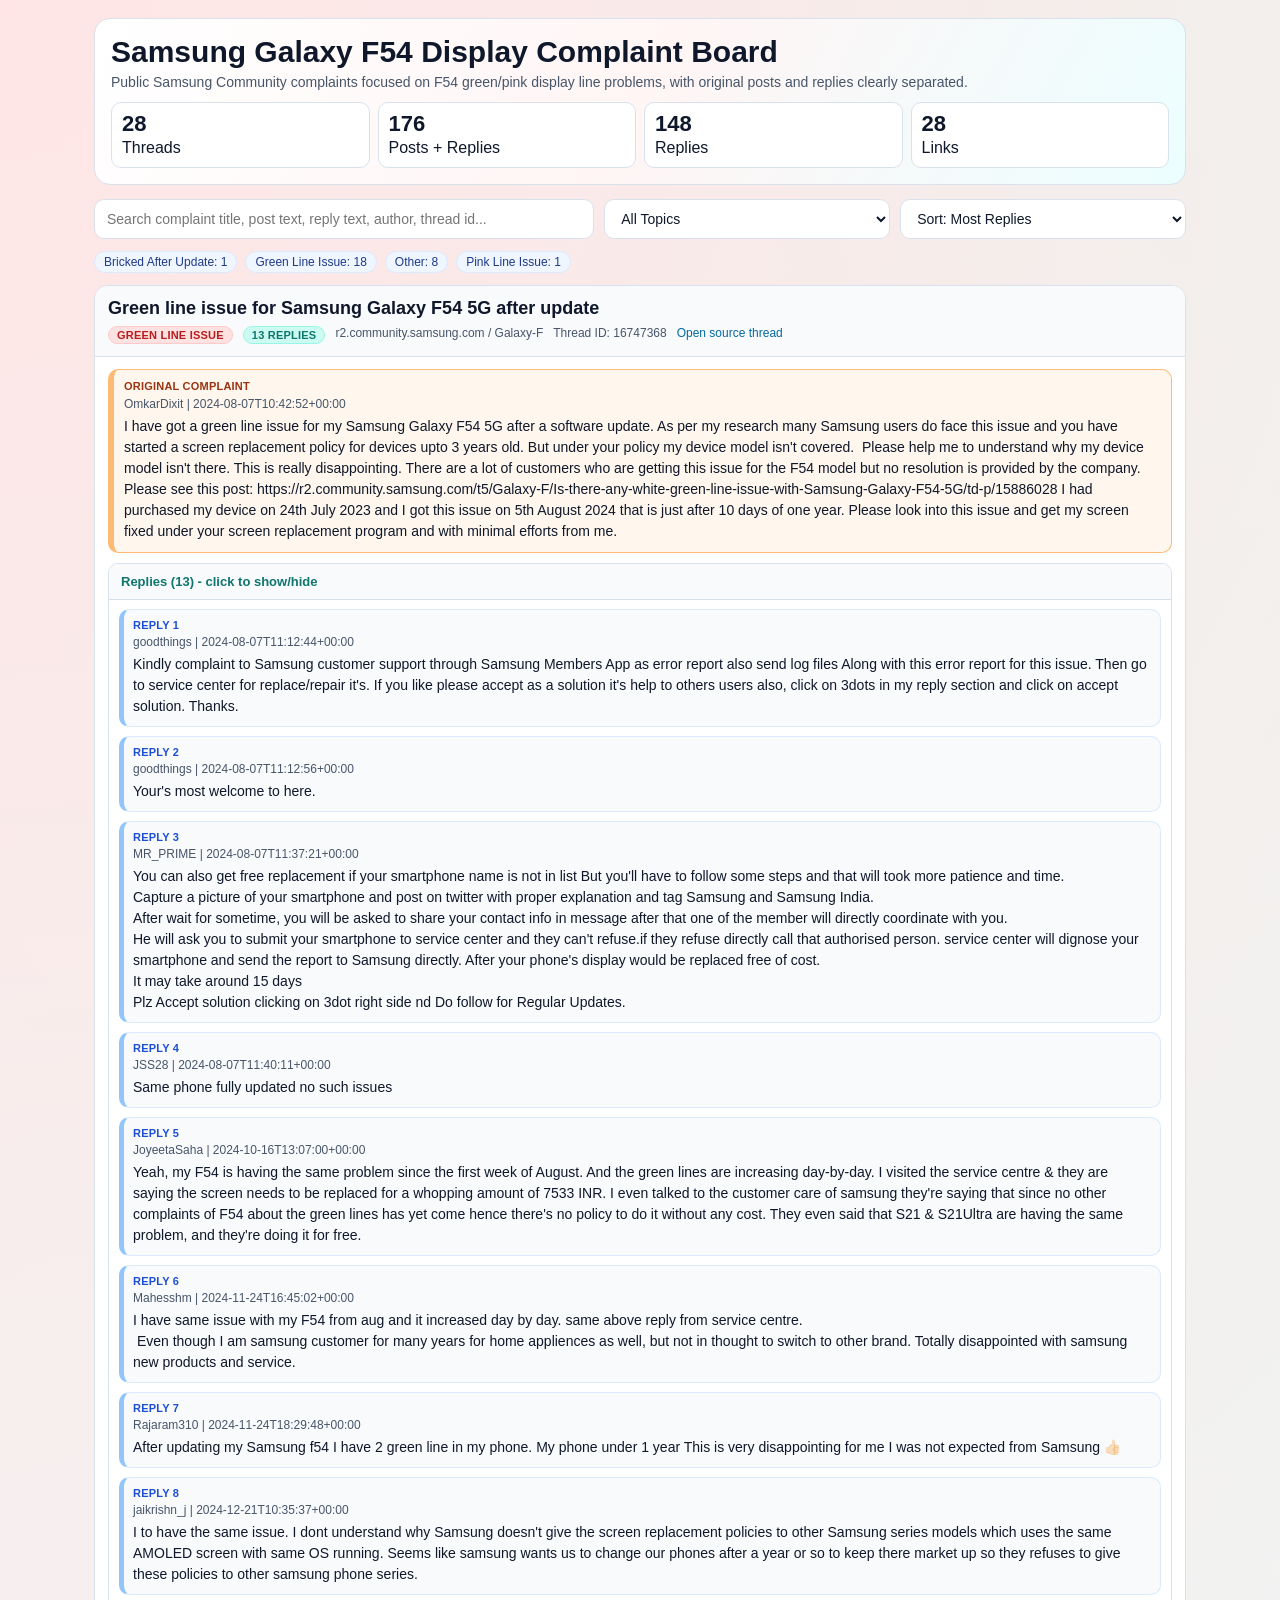
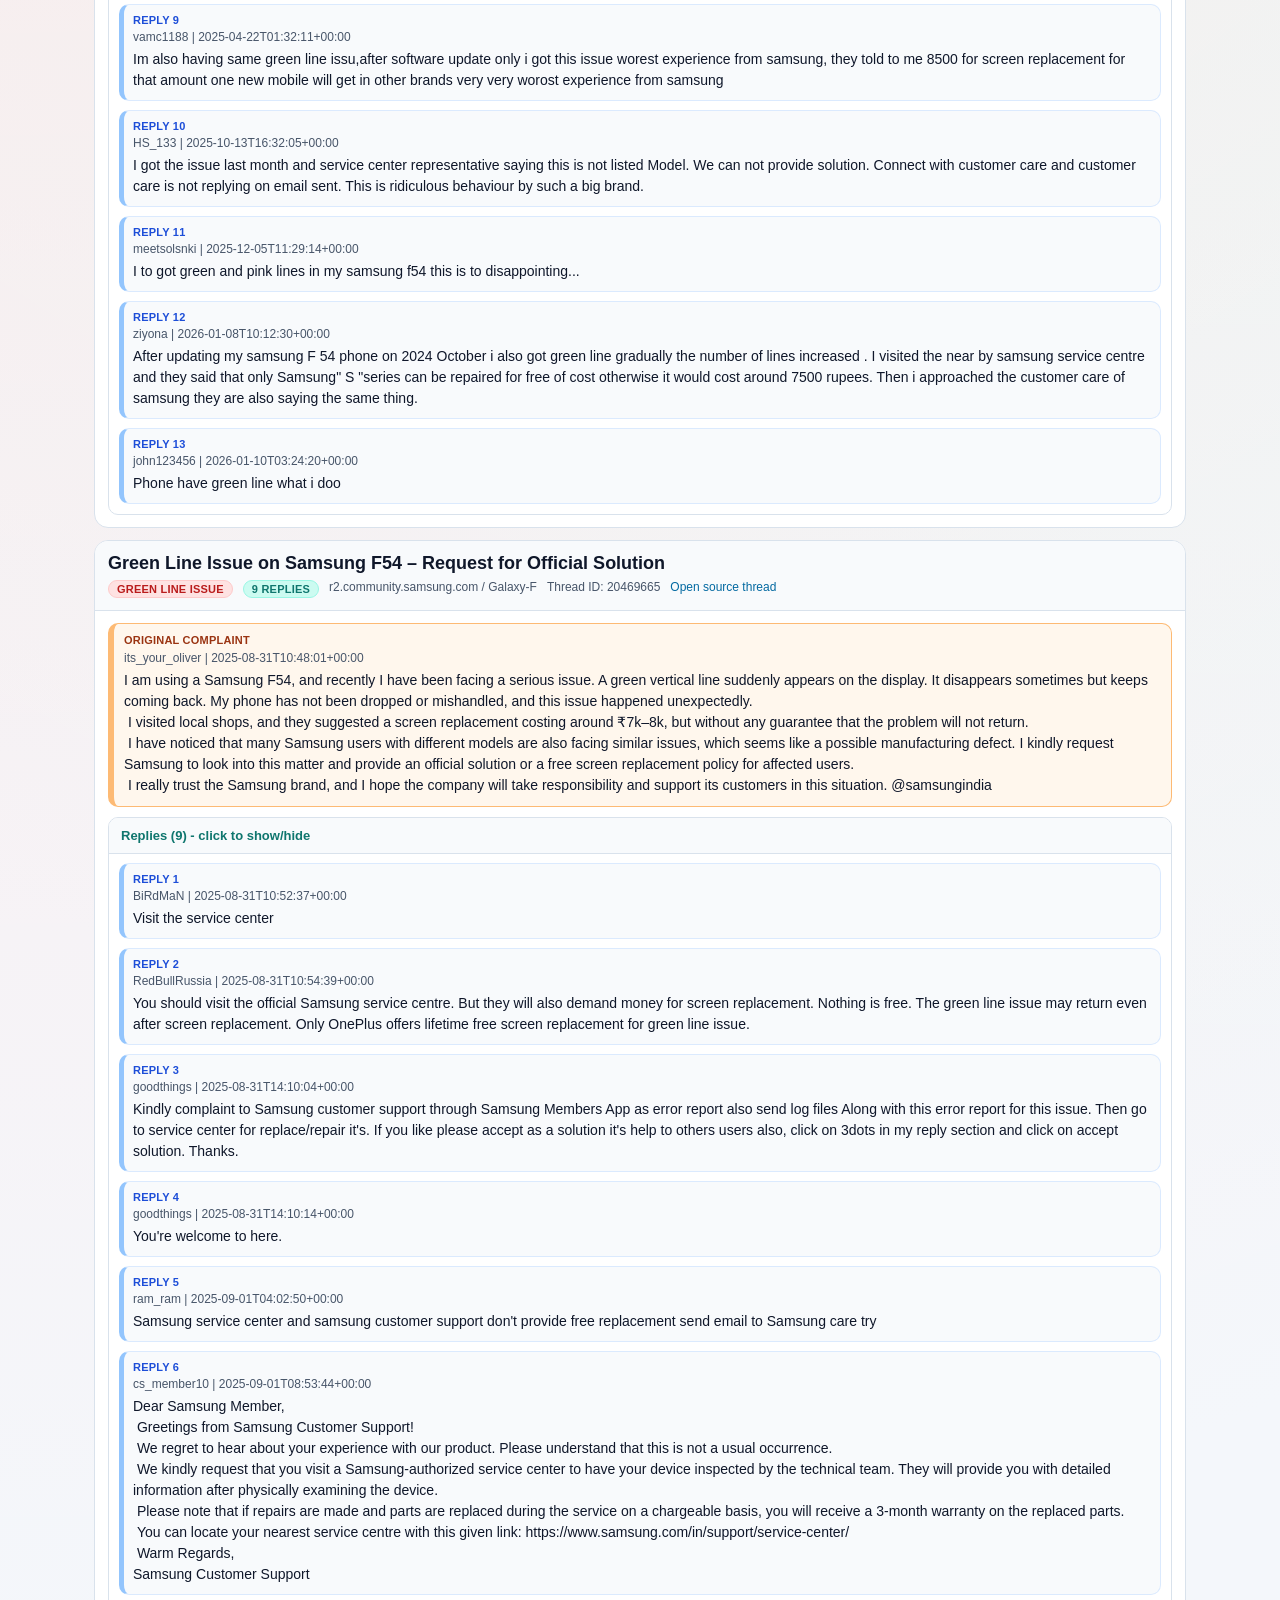
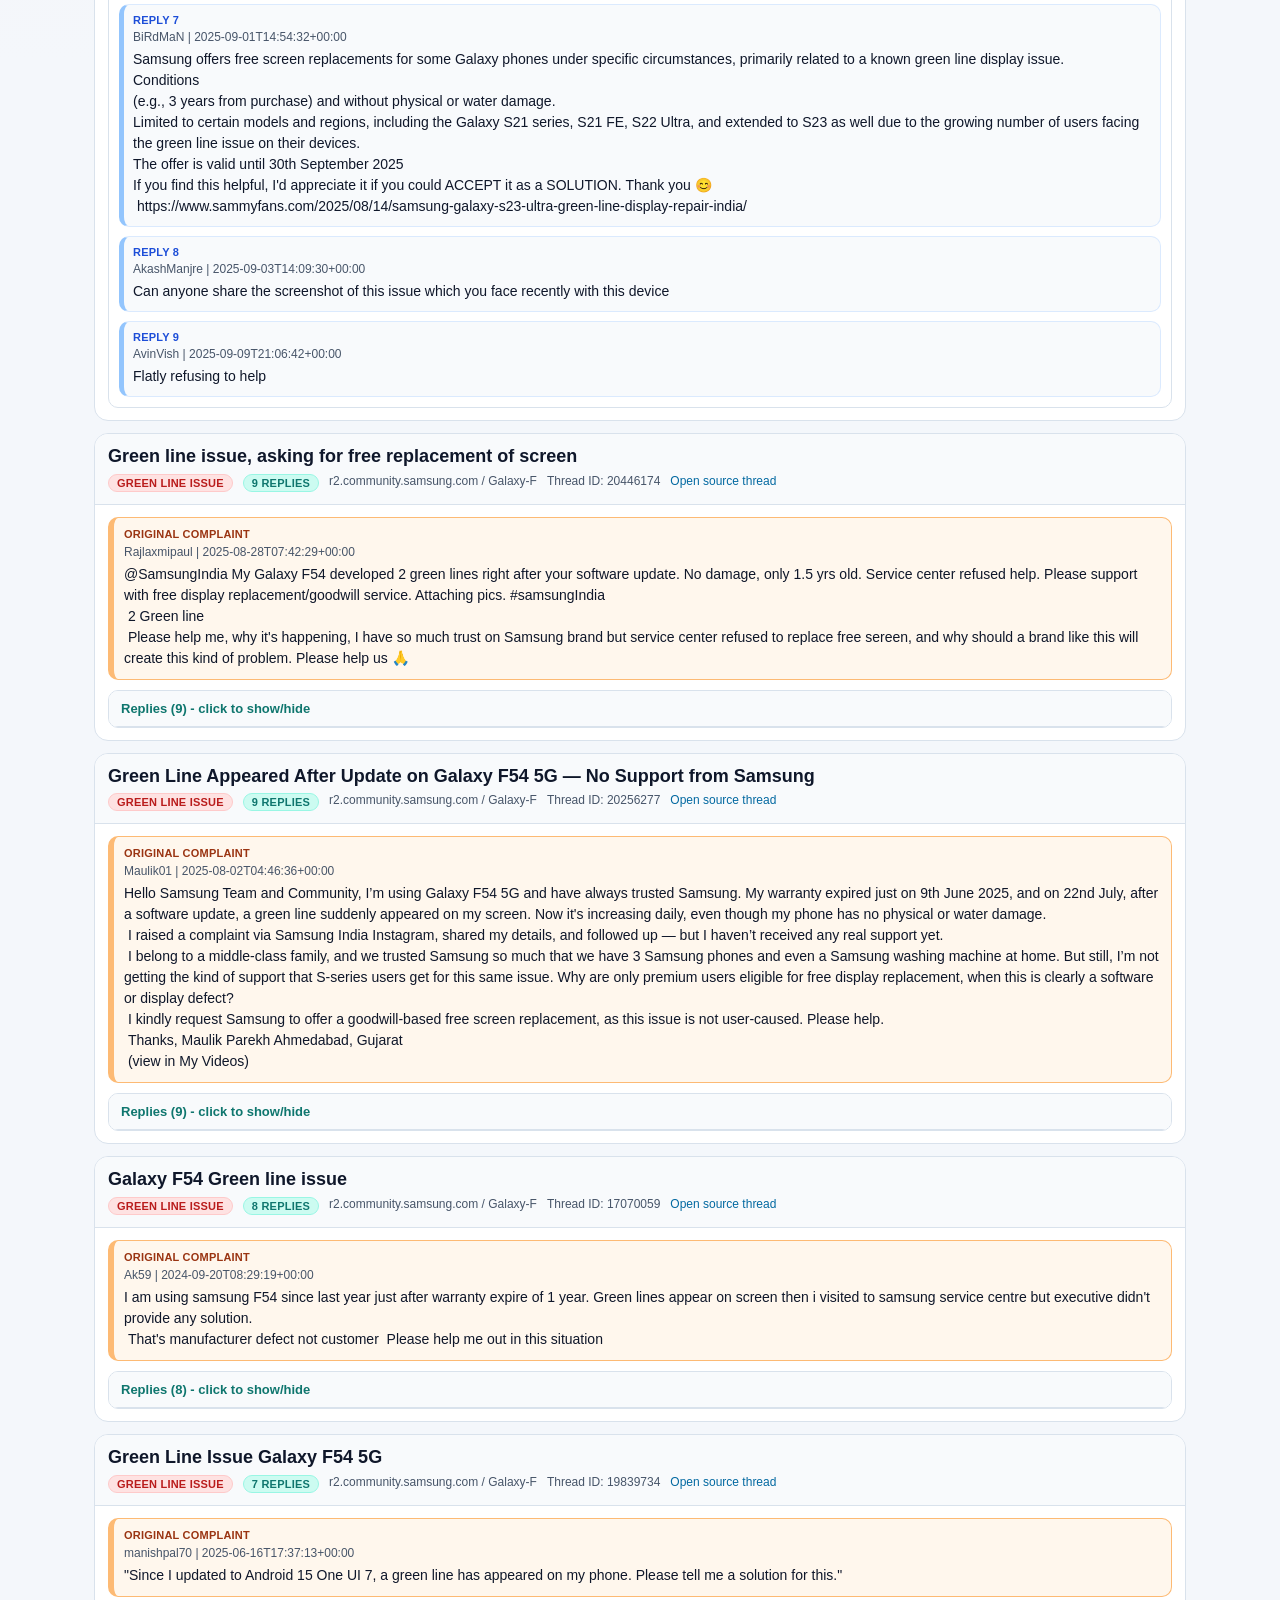
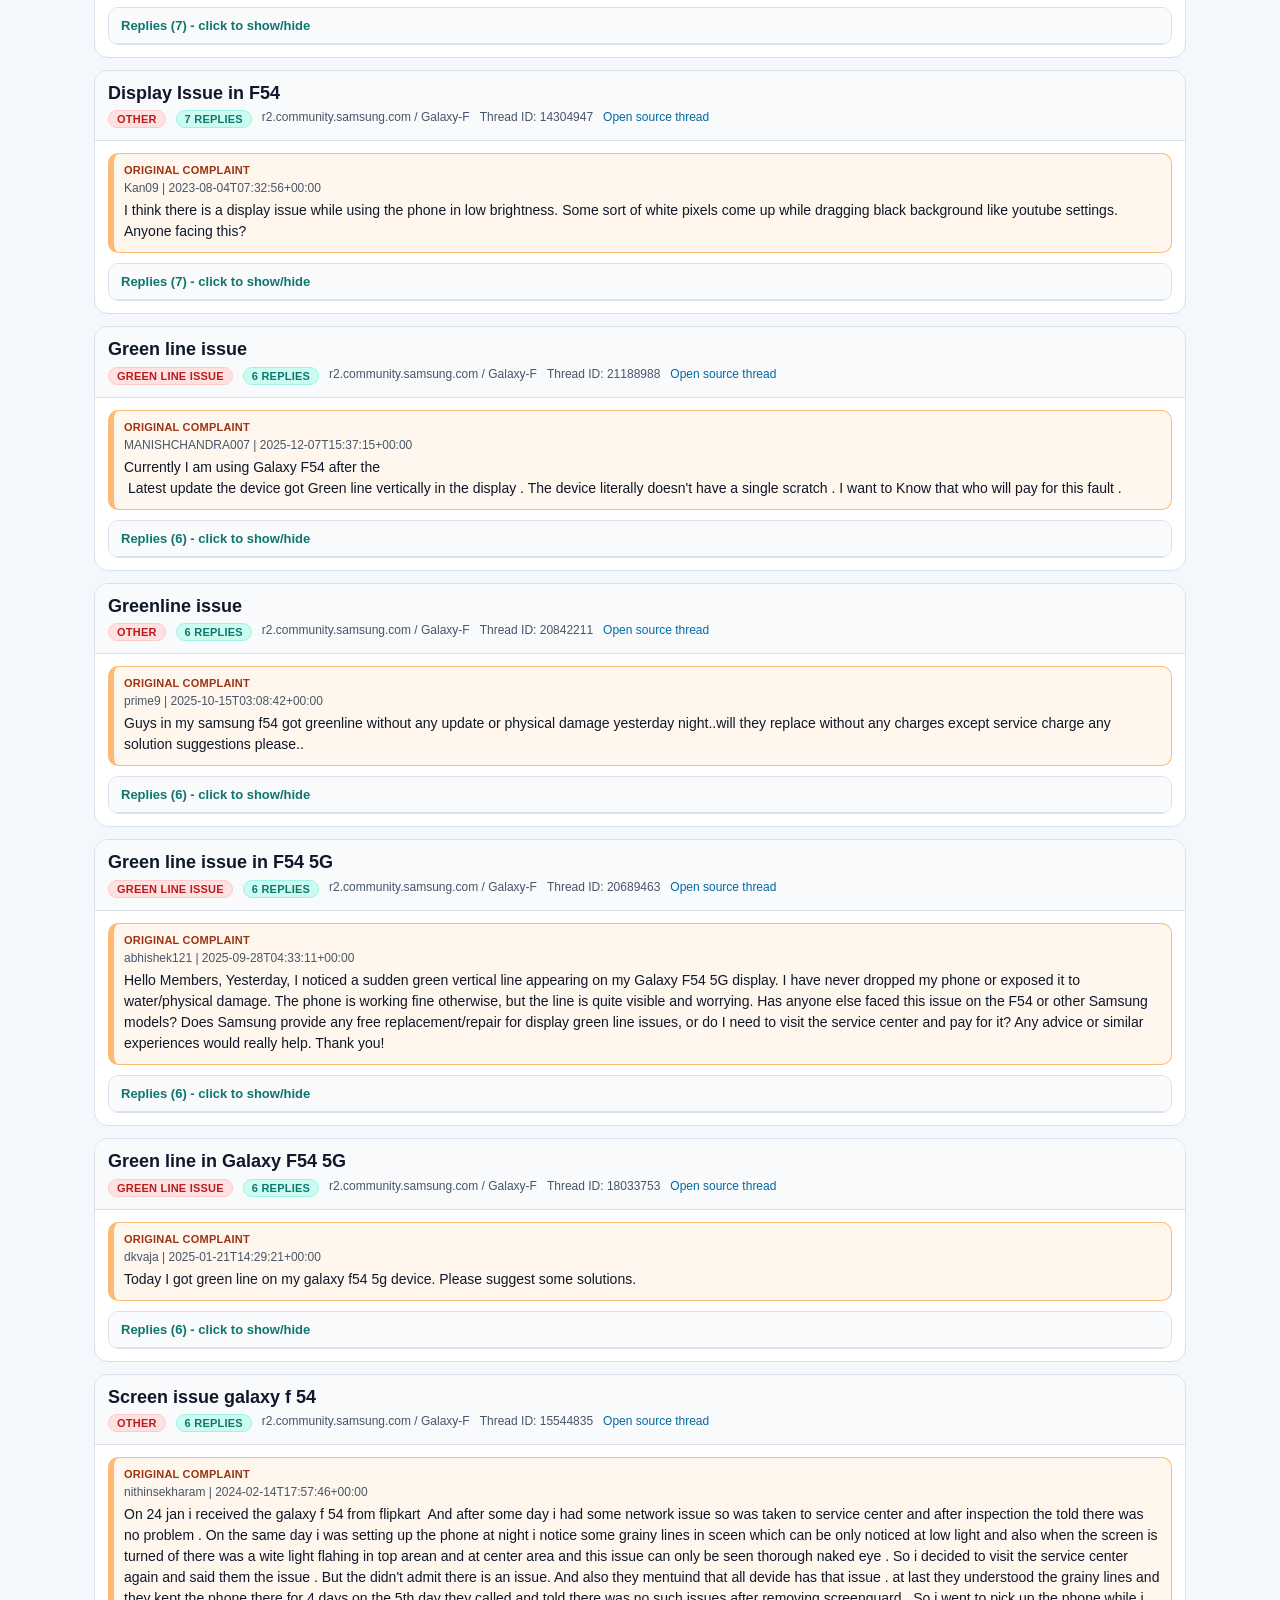
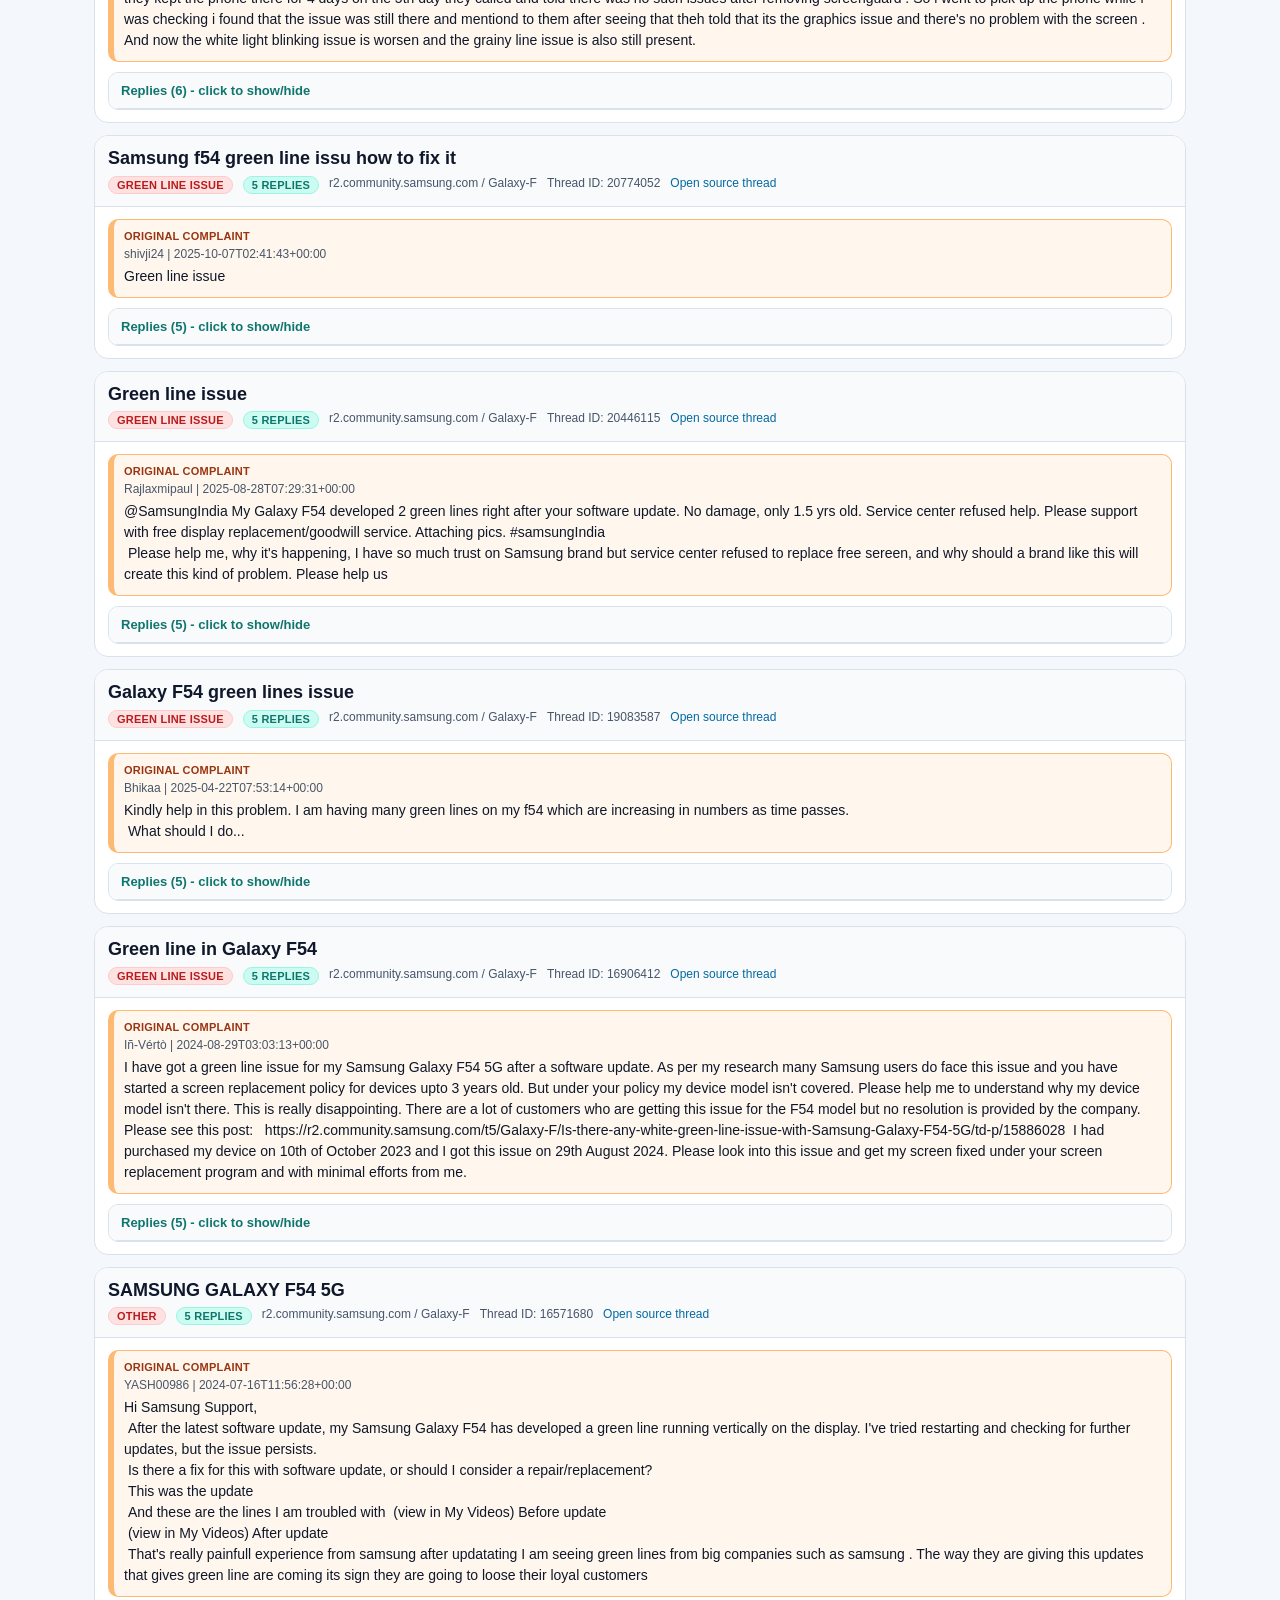
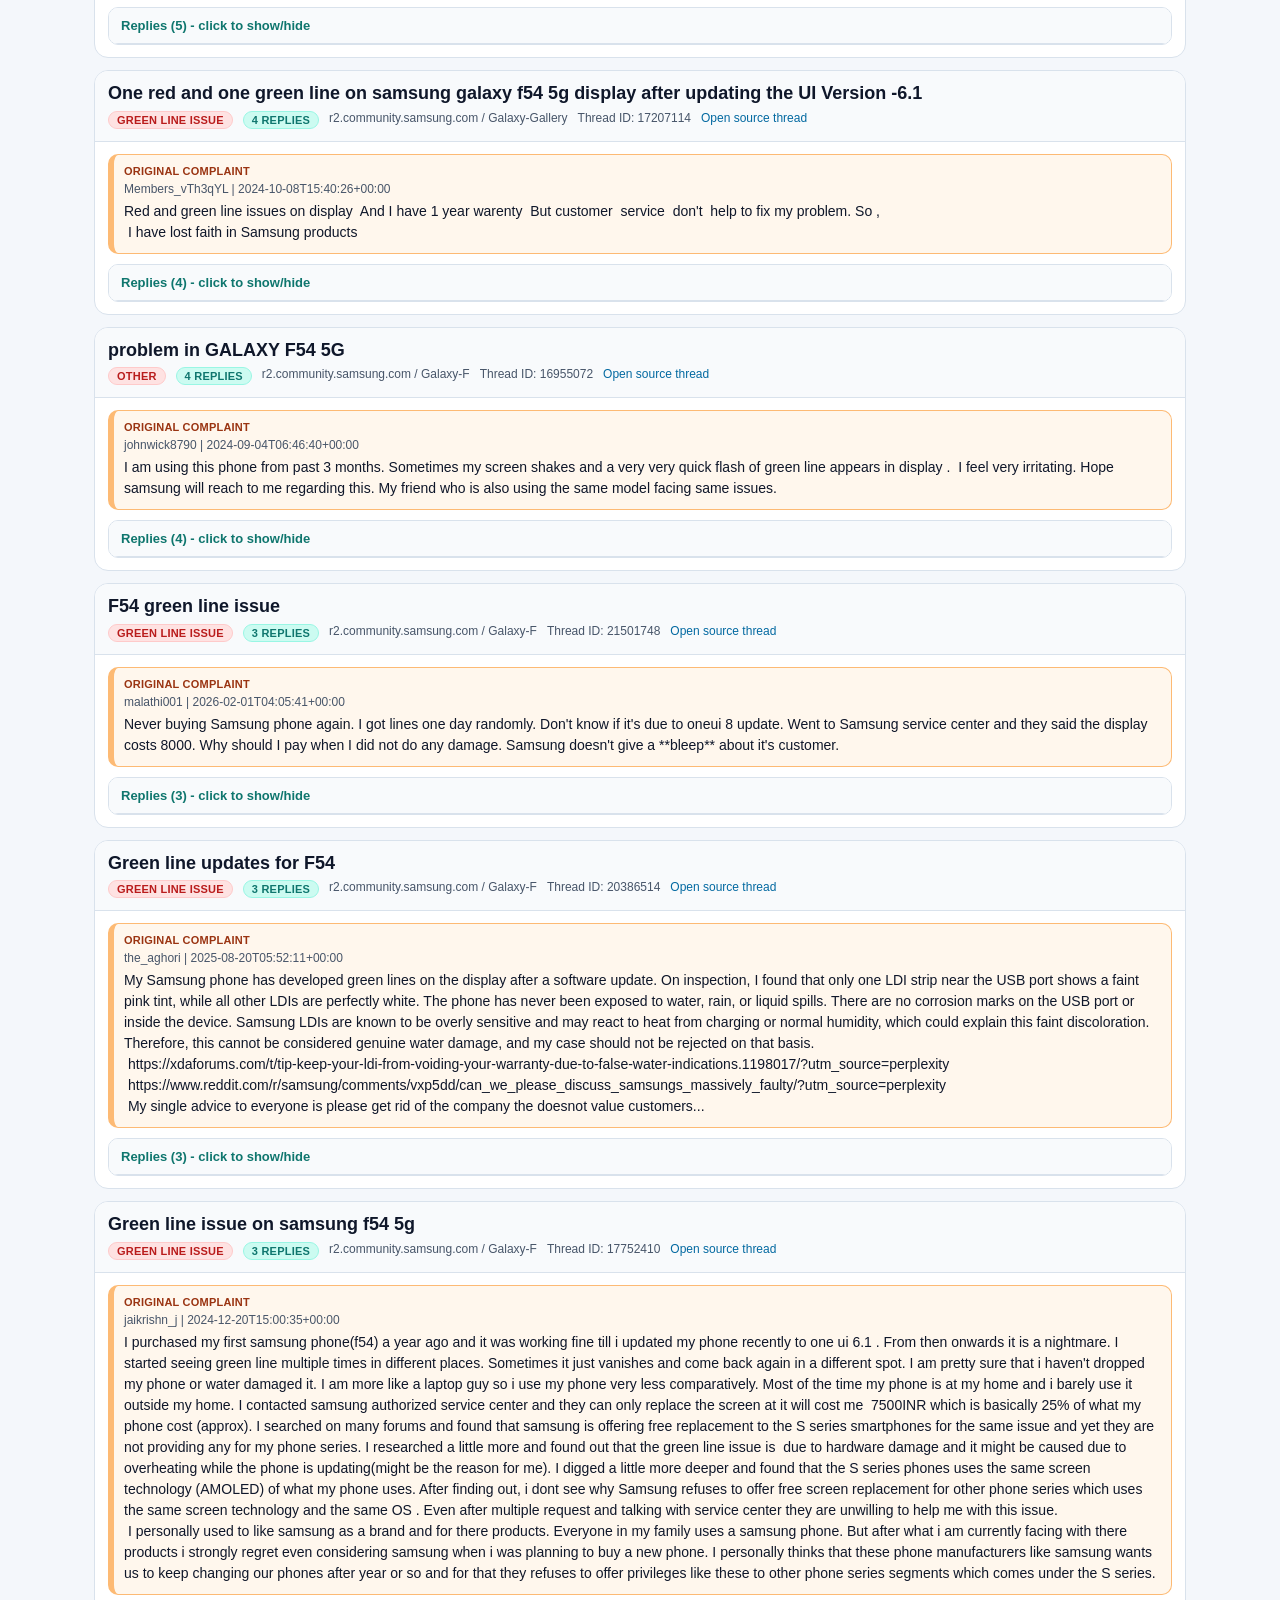
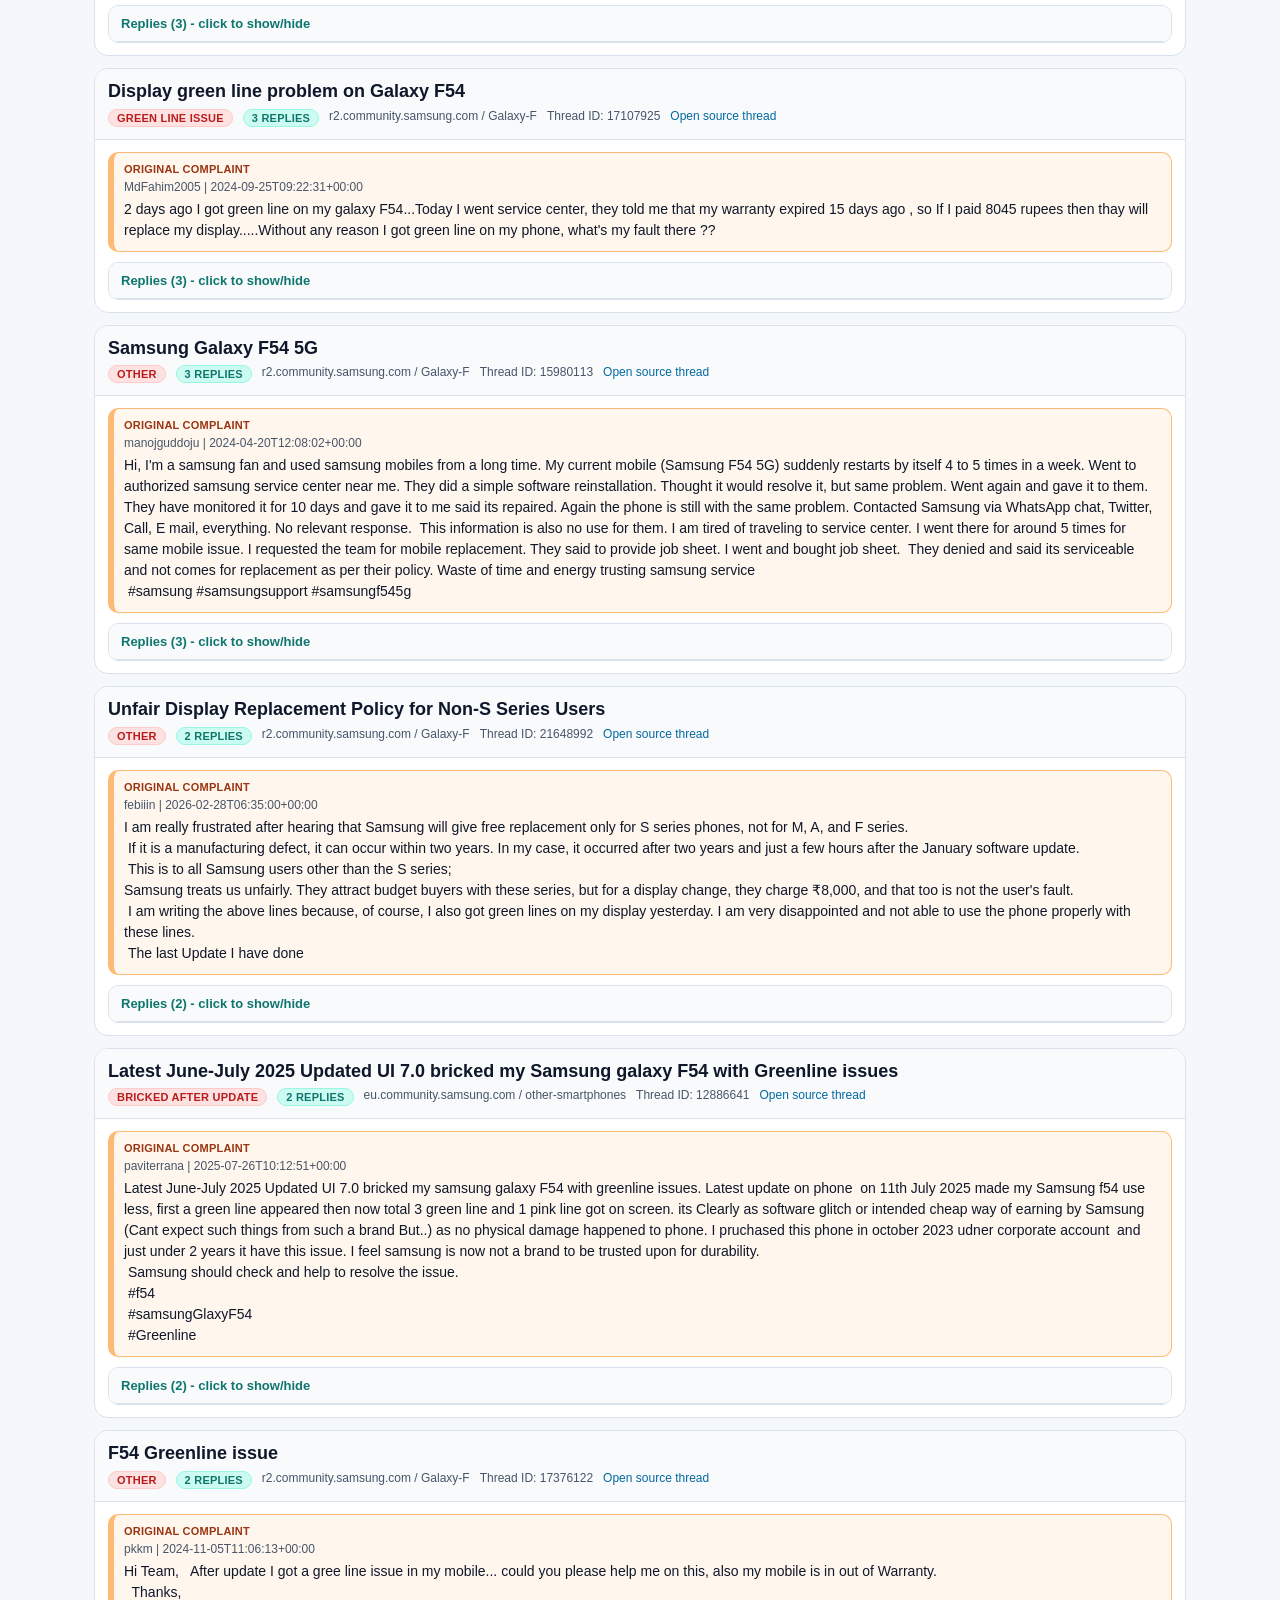
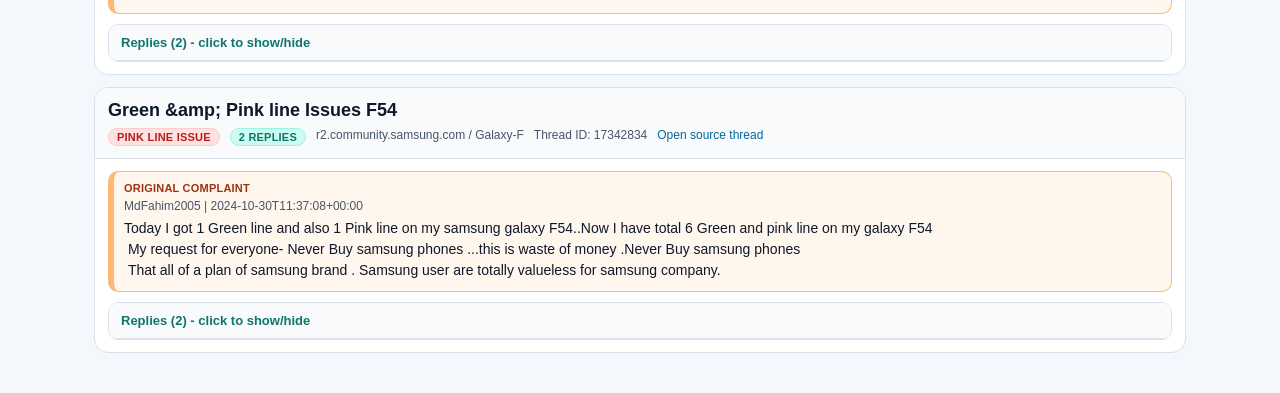
<file: site/index.html>
<!doctype html>
<html lang="en">
<head>
  <meta charset="utf-8" />
  <meta name="viewport" content="width=device-width, initial-scale=1" />
  <title>Samsung Galaxy F54 Green Line and Pink Line Display Issue Complaints</title>
  <meta name="description" content="Track 28 public Samsung Galaxy F54 display complaint threads and 148 replies related to green line and pink line issues." />
  <meta name="keywords" content="Samsung F54 green line issue, Samsung F54 pink line issue, Samsung display line complaint, Galaxy F54 screen issue, Samsung community complaints" />
  <meta name="robots" content="index, follow, max-image-preview:large, max-snippet:-1, max-video-preview:-1" />
  <meta name="author" content="Samsung Galaxy F54 Complaint Tracker" />
  <meta name="theme-color" content="#0f766e" />
  <meta name="referrer" content="strict-origin-when-cross-origin" />
  <meta name="format-detection" content="telephone=no" />
  <link rel="canonical" href="https://example.com/" />
  <link rel="manifest" href="/manifest.webmanifest" />
  <link rel="sitemap" type="application/xml" href="/sitemap.xml" />

  <meta property="og:type" content="website" />
  <meta property="og:site_name" content="Samsung Galaxy F54 Complaint Board" />
  <meta property="og:title" content="Samsung Galaxy F54 Green Line and Pink Line Display Issue Complaints" />
  <meta property="og:description" content="Track 28 public Samsung Galaxy F54 display complaint threads and 148 replies related to green line and pink line issues." />
  <meta property="og:url" content="https://example.com/" />
  <meta property="og:image" content="https://example.com/og-image.svg" />
  <meta property="og:image:alt" content="Samsung Galaxy F54 display issue complaint board preview" />
  <meta property="og:locale" content="en_US" />

  <meta name="twitter:card" content="summary_large_image" />
  <meta name="twitter:title" content="Samsung Galaxy F54 Green Line and Pink Line Display Issue Complaints" />
  <meta name="twitter:description" content="Track 28 public Samsung Galaxy F54 display complaint threads and 148 replies related to green line and pink line issues." />
  <meta name="twitter:image" content="https://example.com/og-image.svg" />

  <script type="application/ld+json">{"@context": "https://schema.org", "@type": "WebSite", "name": "Samsung Galaxy F54 Display Complaint Board", "url": "https://example.com/", "description": "Track 28 public Samsung Galaxy F54 display complaint threads and 148 replies related to green line and pink line issues.", "inLanguage": "en"}</script>
  <script type="application/ld+json">{"@context": "https://schema.org", "@type": "Dataset", "name": "Samsung Galaxy F54 Display Issue Complaint Dataset", "description": "Track 28 public Samsung Galaxy F54 display complaint threads and 148 replies related to green line and pink line issues.", "url": "https://example.com/", "license": "https://creativecommons.org/licenses/by/4.0/", "isAccessibleForFree": true, "dateModified": "2026-02-28T12:38:22.299325+00:00", "keywords": ["Samsung Galaxy F54", "Green line issue", "Pink line issue", "Display complaints"]}</script>

  <style>
    :root {
      --bg: #f4f7fb;
      --card: #ffffff;
      --text: #0f172a;
      --muted: #475569;
      --line: #d9e2ec;
      --brand: #0f766e;
      --brand-soft: #ccfbf1;
      --alert: #b91c1c;
      --alert-soft: #fee2e2;
      --post: #fff7ed;
      --post-line: #fdba74;
      --reply: #f8fafc;
      --reply-line: #93c5fd;
    }
    * { box-sizing: border-box; }
    body {
      margin: 0;
      font-family: "Segoe UI", Tahoma, sans-serif;
      background:
        radial-gradient(circle at 0 0, #ffe5e5 0, transparent 28%),
        radial-gradient(circle at 100% 0, #ddfff7 0, transparent 24%),
        var(--bg);
      color: var(--text);
    }
    .container {
      max-width: 1120px;
      margin: 0 auto;
      padding: 18px 14px 28px;
    }
    .hero {
      border: 1px solid var(--line);
      border-radius: 16px;
      background: linear-gradient(120deg, #fff, #fff5f5, #ecfeff);
      padding: 16px;
      margin-bottom: 14px;
    }
    h1 {
      margin: 0 0 6px;
      font-size: 30px;
      line-height: 1.1;
    }
    .sub {
      margin: 0;
      color: var(--muted);
      font-size: 14px;
    }
    .stats {
      margin-top: 12px;
      display: grid;
      grid-template-columns: repeat(auto-fit, minmax(150px, 1fr));
      gap: 8px;
    }
    .stat {
      border: 1px solid var(--line);
      border-radius: 10px;
      background: #fff;
      padding: 10px;
    }
    .stat b {
      display: block;
      font-size: 22px;
      line-height: 1;
      margin-bottom: 4px;
    }
    .controls {
      display: grid;
      grid-template-columns: 1.4fr 0.8fr 0.8fr;
      gap: 10px;
      margin-bottom: 12px;
    }
    input, select {
      width: 100%;
      border: 1px solid var(--line);
      border-radius: 10px;
      padding: 10px 12px;
      font-size: 14px;
      background: #fff;
      color: var(--text);
    }
    .topic-row {
      display: flex;
      flex-wrap: wrap;
      gap: 8px;
      margin-bottom: 12px;
    }
    .topic-chip {
      font-size: 12px;
      border-radius: 999px;
      border: 1px solid #dbeafe;
      background: #eff6ff;
      color: #1e3a8a;
      padding: 3px 9px;
    }
    .thread {
      border: 1px solid var(--line);
      border-radius: 14px;
      background: var(--card);
      margin-bottom: 12px;
      overflow: hidden;
    }
    .thread-head {
      padding: 12px 13px;
      border-bottom: 1px solid var(--line);
      background: #f8fafc;
    }
    .title {
      margin: 0 0 6px;
      font-size: 18px;
      line-height: 1.2;
    }
    .meta {
      color: var(--muted);
      font-size: 12px;
      display: flex;
      flex-wrap: wrap;
      gap: 10px;
    }
    .badge {
      border-radius: 999px;
      padding: 2px 8px;
      font-size: 11px;
      border: 1px solid transparent;
      font-weight: 700;
      letter-spacing: .02em;
      text-transform: uppercase;
    }
    .badge-alert {
      background: var(--alert-soft);
      color: var(--alert);
      border-color: #fecaca;
    }
    .badge-brand {
      background: var(--brand-soft);
      color: var(--brand);
      border-color: #99f6e4;
    }
    .body {
      padding: 12px 13px;
    }
    .post {
      border: 1px solid var(--post-line);
      border-left: 6px solid var(--post-line);
      border-radius: 10px;
      background: var(--post);
      padding: 10px;
      margin-bottom: 10px;
    }
    .post-label {
      font-size: 11px;
      font-weight: 700;
      color: #9a3412;
      text-transform: uppercase;
      margin-bottom: 5px;
      letter-spacing: .02em;
    }
    .msg-meta {
      color: var(--muted);
      font-size: 12px;
      margin-bottom: 5px;
    }
    .msg-text {
      font-size: 14px;
      line-height: 1.5;
      white-space: pre-wrap;
      word-break: break-word;
    }
    details.replies {
      border: 1px solid var(--line);
      border-radius: 10px;
      background: #fff;
      overflow: hidden;
    }
    details.replies > summary {
      list-style: none;
      cursor: pointer;
      padding: 10px 12px;
      background: #f8fafc;
      border-bottom: 1px solid var(--line);
      font-size: 13px;
      font-weight: 700;
      color: #0f766e;
    }
    details.replies > summary::-webkit-details-marker { display: none; }
    .reply-list { padding: 0 10px 10px; }
    .reply {
      border: 1px solid #dbeafe;
      border-left: 5px solid var(--reply-line);
      border-radius: 10px;
      background: var(--reply);
      padding: 9px;
      margin-top: 9px;
    }
    .reply-label {
      font-size: 11px;
      font-weight: 700;
      color: #1d4ed8;
      margin-bottom: 4px;
      text-transform: uppercase;
      letter-spacing: .02em;
    }
    .muted { color: var(--muted); }
    .empty {
      padding: 14px;
      border: 1px dashed var(--line);
      border-radius: 10px;
      color: var(--muted);
      background: #fff;
      font-style: italic;
    }
    a { color: #0369a1; text-decoration: none; }
    a:hover { text-decoration: underline; }
    @media (max-width: 860px) {
      .controls { grid-template-columns: 1fr; }
      h1 { font-size: 24px; }
    }
  </style>
</head>
<body>
  <div class="container">
    <section class="hero">
      <h1>Samsung Galaxy F54 Display Complaint Board</h1>
      <p class="sub">Public Samsung Community complaints focused on F54 green/pink display line problems, with original posts and replies clearly separated.</p>
      <div class="stats" id="stats"></div>
    </section>

    <section class="controls">
      <input id="q" placeholder="Search complaint title, post text, reply text, author, thread id..." />
      <select id="topicFilter"></select>
      <select id="sortBy">
        <option value="replies_desc">Sort: Most Replies</option>
        <option value="new_desc">Sort: Newest Post Time</option>
        <option value="old_asc">Sort: Oldest Post Time</option>
      </select>
    </section>

    <section class="topic-row" id="topicRow"></section>
    <main id="root"></main>
  </div>

  <script>
    const DATA = {"generated_at_utc": "2026-02-28T12:38:22.299325+00:00", "total_links": 28, "total_threads": 28, "total_messages": 176, "total_replies": 148, "topics": {"Other": 8, "Bricked After Update": 1, "Green Line Issue": 18, "Pink Line Issue": 1}, "threads": [{"url": "https://r2.community.samsung.com/t5/Galaxy-F/Unfair-Display-Replacement-Policy-for-Non-S-Series-Users/m-p/21648992#M157464", "domain": "r2.community.samsung.com", "group": "r2.community.samsung.com / Galaxy-F", "thread_id": "21648992", "title": "Unfair Display Replacement Policy for Non-S Series Users", "topic_group": "Other", "fetched_at_utc": "2026-02-28T12:36:06.721985+00:00", "messages": [{"id": "21648992", "author": "febiiin", "published": "2026-02-28T06:35:00+00:00", "subject": "Unfair Display Replacement Policy for Non-S Series Users", "text": "I am really frustrated after hearing that Samsung will give free replacement only for S series phones, not for M, A, and F series.\n If it is a manufacturing defect, it can occur within two years. In my case, it occurred after two years and just a few hours after the January software update.\n This is to all Samsung users other than the S series;\nSamsung treats us unfairly. They attract budget buyers with these series, but for a display change, they charge ₹8,000, and that too is not the user's fault.\n I am writing the above lines because, of course, I also got green lines on my display yesterday. I am very disappointed and not able to use the phone properly with these lines.\n The last Update I have done", "source": "root"}, {"id": "21649092", "author": "Vizzz24PluS", "published": "2026-02-28T07:10:19+00:00", "subject": "Re: Unfair Display Replacement Policy for Non-S Series Users", "text": "No replacement for all 'S' series models.\nOnly for selected models where Samsung aceepts it as their software bug.", "source": "comment"}, {"id": "21649307", "author": "ram_ram", "published": "2026-02-28T08:04:57+00:00", "subject": "Re: Unfair Display Replacement Policy for Non-S Series Users", "text": "Ask for free replacement of display from Samsung service center don't pay for display as Green line appear again", "source": "comment"}]}, {"url": "https://eu.community.samsung.com/t5/other-smartphones/latest-june-july-2025-updated-ui-7-0-bricked-my-samsung-galaxy/td-p/12886641", "domain": "eu.community.samsung.com", "group": "eu.community.samsung.com / other-smartphones", "thread_id": "12886641", "title": "Latest June-July 2025 Updated UI 7.0 bricked my Samsung galaxy F54 with Greenline issues", "topic_group": "Bricked After Update", "fetched_at_utc": "2026-02-28T12:36:10.274108+00:00", "messages": [{"id": "12886641", "author": "paviterrana", "published": "2025-07-26T10:12:51+00:00", "subject": "Latest June-July 2025 Updated UI 7.0 bricked my Samsung galaxy F54 with Greenline issues", "text": "Latest June-July 2025 Updated UI 7.0 bricked my samsung galaxy F54 with greenline issues. Latest update on phone  on 11th July 2025 made my Samsung f54 use less, first a green line appeared then now total 3 green line and 1 pink line got on screen. its Clearly as software glitch or intended cheap way of earning by Samsung (Cant expect such things from such a brand But..) as no physical damage happened to phone. I pruchased this phone in october 2023 udner corporate account  and just under 2 years it have this issue. I feel samsung is now not a brand to be trusted upon for durability.\n Samsung should check and help to resolve the issue.\n #f54\n #samsungGlaxyF54\n #Greenline", "source": "root"}, {"id": "12886691", "author": "xSteveuk", "published": "2025-07-26T10:30:19+00:00", "subject": "Re: Latest June-July 2025 Updated UI 7.0 bricked my Samsung galaxy F54 with Gr..", "text": "Hi,\nTroubleshooting Steps:\n1. Check for Loose Connections:\nIn some cases, a loose display connector might be the culprit. You can try connecting the phone to a PC or other device and see if the lines disappear when pressing on the screen. \n2. Restart in Safe Mode:\nBooting the phone in safe mode can help determine if a third-party app is causing the issue. If the lines disappear in safe mode, a conflicting app might be the problem. \n3. Wipe Cache Partition:\nClearing the cache partition can sometimes resolve software-related display glitches.", "source": "comment"}, {"id": "13626800", "author": "Vinayak_Kulkarni ", "published": "2025-11-15T07:47:41+00:00", "subject": "Re: Latest June-July 2025 Updated UI 7.0 bricked my Samsung galaxy F54 with Greenline issues", "text": "Hey. Got the same problem. Did you find any resolution for this ?\n Samsung service center says it will be extra charge for screen replacement.", "source": "comment"}]}, {"url": "https://r2.community.samsung.com/t5/Galaxy-F/Green-Line-Issue-on-Samsung-F54-Request-for-Official-Solution/td-p/20469665", "domain": "r2.community.samsung.com", "group": "r2.community.samsung.com / Galaxy-F", "thread_id": "20469665", "title": "Green Line Issue on Samsung F54 – Request for Official Solution", "topic_group": "Green Line Issue", "fetched_at_utc": "2026-02-28T12:36:16.947737+00:00", "messages": [{"id": "20469665", "author": "its_your_oliver", "published": "2025-08-31T10:48:01+00:00", "subject": "Green Line Issue on Samsung F54 – Request for Official Solution", "text": "I am using a Samsung F54, and recently I have been facing a serious issue. A green vertical line suddenly appears on the display. It disappears sometimes but keeps coming back. My phone has not been dropped or mishandled, and this issue happened unexpectedly. \n I visited local shops, and they suggested a screen replacement costing around ₹7k–8k, but without any guarantee that the problem will not return. \n I have noticed that many Samsung users with different models are also facing similar issues, which seems like a possible manufacturing defect. I kindly request Samsung to look into this matter and provide an official solution or a free screen replacement policy for affected users. \n I really trust the Samsung brand, and I hope the company will take responsibility and support its customers in this situation. @samsungindia", "source": "root"}, {"id": "20469690", "author": "BiRdMaN", "published": "2025-08-31T10:52:37+00:00", "subject": "Re: Green Line Issue on Samsung F54 – Request for Official Solution", "text": "Visit the service center", "source": "comment"}, {"id": "20469697", "author": "RedBullRussia", "published": "2025-08-31T10:54:39+00:00", "subject": "Re: Green Line Issue on Samsung F54 – Request for Official Solution", "text": "You should visit the official Samsung service centre. But they will also demand money for screen replacement. Nothing is free. The green line issue may return even after screen replacement. Only OnePlus offers lifetime free screen replacement for green line issue.", "source": "comment"}, {"id": "20470902", "author": "goodthings", "published": "2025-08-31T14:10:04+00:00", "subject": "Re: Green Line Issue on Samsung F54 – Request for Official Solution", "text": "Kindly complaint to Samsung customer support through Samsung Members App as error report also send log files Along with this error report for this issue. Then go to service center for replace/repair it's. If you like please accept as a solution it's help to others users also, click on 3dots in my reply section and click on accept solution. Thanks.", "source": "comment"}, {"id": "20470903", "author": "goodthings", "published": "2025-08-31T14:10:14+00:00", "subject": "Re: Green Line Issue on Samsung F54 – Request for Official Solution", "text": "You're welcome to here.", "source": "comment"}, {"id": "20474031", "author": "ram_ram", "published": "2025-09-01T04:02:50+00:00", "subject": "Re: Green Line Issue on Samsung F54 – Request for Official Solution", "text": "Samsung service center and samsung customer support don't provide free replacement send email to Samsung care try", "source": "comment"}, {"id": "20476548", "author": "cs_member10", "published": "2025-09-01T08:53:44+00:00", "subject": "Re: Green Line Issue on Samsung F54 – Request for Official Solution", "text": "Dear Samsung Member,\n Greetings from Samsung Customer Support!\n We regret to hear about your experience with our product. Please understand that this is not a usual occurrence.\n We kindly request that you visit a Samsung-authorized service center to have your device inspected by the technical team. They will provide you with detailed information after physically examining the device.\n Please note that if repairs are made and parts are replaced during the service on a chargeable basis, you will receive a 3-month warranty on the replaced parts.\n You can locate your nearest service centre with this given link: https://www.samsung.com/in/support/service-center/ \n Warm Regards,\nSamsung Customer Support", "source": "comment"}, {"id": "20479944", "author": "BiRdMaN", "published": "2025-09-01T14:54:32+00:00", "subject": "Re: Green Line Issue on Samsung F54 – Request for Official Solution", "text": "Samsung offers free screen replacements for some Galaxy phones under specific circumstances, primarily related to a known green line display issue.\nConditions\n(e.g., 3 years from purchase) and without physical or water damage.\nLimited to certain models and regions, including the Galaxy S21 series, S21 FE, S22 Ultra, and extended to S23 as well due to the growing number of users facing the green line issue on their devices.\nThe offer is valid until 30th September 2025\nIf you find this helpful, I'd appreciate it if you could ACCEPT it as a SOLUTION. Thank you 😊 \n https://www.sammyfans.com/2025/08/14/samsung-galaxy-s23-ultra-green-line-display-repair-india/", "source": "comment"}, {"id": "20496222", "author": "AkashManjre", "published": "2025-09-03T14:09:30+00:00", "subject": "Re: Green Line Issue on Samsung F54 – Request for Official Solution", "text": "Can anyone share the screenshot of this issue which you face recently with this device", "source": "comment"}, {"id": "20545504", "author": "AvinVish", "published": "2025-09-09T21:06:42+00:00", "subject": "Re: Green Line Issue on Samsung F54 – Request for Official Solution", "text": "Flatly refusing to help", "source": "comment"}]}, {"url": "https://r2.community.samsung.com/t5/Galaxy-F/Green-line-updates-for-F54/td-p/20386514", "domain": "r2.community.samsung.com", "group": "r2.community.samsung.com / Galaxy-F", "thread_id": "20386514", "title": "Green line updates for F54", "topic_group": "Green Line Issue", "fetched_at_utc": "2026-02-28T12:36:20.576150+00:00", "messages": [{"id": "20386514", "author": "the_aghori", "published": "2025-08-20T05:52:11+00:00", "subject": "Green line updates for F54", "text": "My Samsung phone has developed green lines on the display after a software update. On inspection, I found that only one LDI strip near the USB port shows a faint pink tint, while all other LDIs are perfectly white. The phone has never been exposed to water, rain, or liquid spills. There are no corrosion marks on the USB port or inside the device. Samsung LDIs are known to be overly sensitive and may react to heat from charging or normal humidity, which could explain this faint discoloration. Therefore, this cannot be considered genuine water damage, and my case should not be rejected on that basis. \n https://xdaforums.com/t/tip-keep-your-ldi-from-voiding-your-warranty-due-to-false-water-indications.1198017/?utm_source=perplexity \n https://www.reddit.com/r/samsung/comments/vxp5dd/can_we_please_discuss_samsungs_massively_faulty/?utm_source=perplexity \n My single advice to everyone is please get rid of the company the doesnot value customers...", "source": "root"}, {"id": "20386538", "author": "BiRdMaN", "published": "2025-08-20T05:58:05+00:00", "subject": "Re: Green line updates for F54", "text": "ScAMSUNG", "source": "comment"}, {"id": "20388258", "author": "cs_member10", "published": "2025-08-20T10:47:43+00:00", "subject": "Re: Green line updates for F54", "text": "Dear Samsung Member,\n Greetings from Samsung Customer Support!\n We strive to provide an impeccable product experience, and we wanted to share more about our commitment to quality. Our products undergo rigorous quality checks that are recognized globally.\n We understand that issues may arise due to various factors, and we want to reassure you that our service team is always available to help resolve any concerns you may encounter.\n If you are facing line issues on your device's display, we encourage you to visit any Samsung authorized service center. Our technician team will inspect the device to provide the necessary assistance.\n Rest assured, we are dedicated to delivering best-in-class services, and all repairs are performed by trained and certified engineers of Samsung. Additionally, all parts used will be genuine to ensure the highest quality of service. You can locate your nearest service centre with this given link: https://www.samsung.com/in/support/service-center/ \n Warm Regards,\nSamsung Customer Support", "source": "comment"}, {"id": "20388303", "author": "anisha_nair", "published": "2025-08-20T10:53:24+00:00", "subject": "Re: Green line updates for F54", "text": "So that's what they said to your complaint? Just straight up made new excuses?🫠 will you be going to consumer court then?", "source": "comment"}]}, {"url": "https://r2.community.samsung.com/t5/Galaxy-F/Green-line-issue-for-Samsung-Galaxy-F54-5G-after-update/td-p/16747368", "domain": "r2.community.samsung.com", "group": "r2.community.samsung.com / Galaxy-F", "thread_id": "16747368", "title": "Green line issue for Samsung Galaxy F54 5G after update", "topic_group": "Green Line Issue", "fetched_at_utc": "2026-02-28T12:36:29.783147+00:00", "messages": [{"id": "16747368", "author": "OmkarDixit", "published": "2024-08-07T10:42:52+00:00", "subject": "Green line issue for Samsung Galaxy F54 5G after update", "text": "I have got a green line issue for my Samsung Galaxy F54 5G after a software update. As per my research many Samsung users do face this issue and you have started a screen replacement policy for devices upto 3 years old. But under your policy my device model isn't covered.  Please help me to understand why my device model isn't there. This is really disappointing. There are a lot of customers who are getting this issue for the F54 model but no resolution is provided by the company. Please see this post: https://r2.community.samsung.com/t5/Galaxy-F/Is-there-any-white-green-line-issue-with-Samsung-Galaxy-F54-5G/td-p/15886028 I had purchased my device on 24th July 2023 and I got this issue on 5th August 2024 that is just after 10 days of one year. Please look into this issue and get my screen fixed under your screen replacement program and with minimal efforts from me.", "source": "root"}, {"id": "16747508", "author": "goodthings", "published": "2024-08-07T11:12:44+00:00", "subject": "Re: Green line issue for Samsung Galaxy F54 5G after update", "text": "Kindly complaint to Samsung customer support through Samsung Members App as error report also send log files Along with this error report for this issue. Then go to service center for replace/repair it's. If you like please accept as a solution it's help to others users also, click on 3dots in my reply section and click on accept solution. Thanks.", "source": "comment"}, {"id": "16747510", "author": "goodthings", "published": "2024-08-07T11:12:56+00:00", "subject": "Re: Green line issue for Samsung Galaxy F54 5G after update", "text": "Your's most welcome to here.", "source": "comment"}, {"id": "16747622", "author": "MR_PRIME", "published": "2024-08-07T11:37:21+00:00", "subject": "Re: Green line issue for Samsung Galaxy F54 5G after update", "text": "You can also get free replacement if your smartphone name is not in list But you'll have to follow some steps and that will took more patience and time.\nCapture a picture of your smartphone and post on twitter with proper explanation and tag Samsung and Samsung India.\nAfter wait for sometime, you will be asked to share your contact info in message after that one of the member will directly coordinate with you.\nHe will ask you to submit your smartphone to service center and they can't refuse.if they refuse directly call that authorised person. service center will dignose your smartphone and send the report to Samsung directly. After your phone's display would be replaced free of cost.\nIt may take around 15 days\nPlz Accept solution clicking on 3dot right side nd Do follow for Regular Updates.", "source": "comment"}, {"id": "16747633", "author": "JSS28", "published": "2024-08-07T11:40:11+00:00", "subject": "Re: Green line issue for Samsung Galaxy F54 5G after update", "text": "Same phone fully updated no such issues", "source": "comment"}, {"id": "17251246", "author": "JoyeetaSaha", "published": "2024-10-16T13:07:00+00:00", "subject": "Re: Green line issue for Samsung Galaxy F54 5G after update", "text": "Yeah, my F54 is having the same problem since the first week of August. And the green lines are increasing day-by-day. I visited the service centre & they are saying the screen needs to be replaced for a whopping amount of 7533 INR. I even talked to the customer care of samsung they're saying that since no other complaints of F54 about the green lines has yet come hence there's no policy to do it without any cost. They even said that S21 & S21Ultra are having the same problem, and they're doing it for free.", "source": "comment"}, {"id": "17496144", "author": "Mahesshm", "published": "2024-11-24T16:45:02+00:00", "subject": "Re: Green line issue for Samsung Galaxy F54 5G after update", "text": "I have same issue with my F54 from aug and it increased day by day. same above reply from service centre. \n Even though I am samsung customer for many years for home appliences as well, but not in thought to switch to other brand. Totally disappointed with samsung new products and service.", "source": "comment"}, {"id": "17496754", "author": "Rajaram310", "published": "2024-11-24T18:29:48+00:00", "subject": "Re: Green line issue for Samsung Galaxy F54 5G after update", "text": "After updating my Samsung f54 I have 2 green line in my phone. My phone under 1 year This is very disappointing for me I was not expected from Samsung 👍🏻", "source": "comment"}, {"id": "17758625", "author": "jaikrishn_j", "published": "2024-12-21T10:35:37+00:00", "subject": "Re: Green line issue for Samsung Galaxy F54 5G after update", "text": "I to have the same issue. I dont understand why Samsung doesn't give the screen replacement policies to other Samsung series models which uses the same AMOLED screen with same OS running. Seems like samsung wants us to change our phones after a year or so to keep there market up so they refuses to give these policies to other samsung phone series.", "source": "comment"}, {"id": "19079784", "author": "vamc1188", "published": "2025-04-22T01:32:11+00:00", "subject": "Re: Green line issue for Samsung Galaxy F54 5G after update", "text": "Im also having same green line issu,after software update only i got this issue worest experience from samsung, they told to me 8500 for screen replacement for that amount one new mobile will get in other brands very very worost experience from samsung", "source": "comment"}, {"id": "20831304", "author": "HS_133", "published": "2025-10-13T16:32:05+00:00", "subject": "Re: Green line issue for Samsung Galaxy F54 5G after update", "text": "I got the issue last month and service center representative saying this is not listed Model. We can not provide solution. Connect with customer care and customer care is not replying on email sent. This is ridiculous behaviour by such a big brand.", "source": "comment"}, {"id": "21178595", "author": "meetsolsnki", "published": "2025-12-05T11:29:14+00:00", "subject": "Re: Green line issue for Samsung Galaxy F54 5G after update", "text": "I to got green and pink lines in my samsung f54 this is to disappointing...", "source": "comment"}, {"id": "21366857", "author": "ziyona", "published": "2026-01-08T10:12:30+00:00", "subject": "Re: Green line issue for Samsung Galaxy F54 5G after update", "text": "After updating my samsung F 54 phone on 2024 October i also got green line gradually the number of lines increased . I visited the near by samsung service centre and they said that only Samsung\" S \"series can be repaired for free of cost otherwise it would cost around 7500 rupees. Then i approached the customer care of samsung they are also saying the same thing.", "source": "comment"}, {"id": "21375906", "author": "john123456", "published": "2026-01-10T03:24:20+00:00", "subject": "Re: Green line issue for Samsung Galaxy F54 5G after update", "text": "Phone have green line what i doo", "source": "comment"}]}, {"url": "https://r2.community.samsung.com/t5/Galaxy-F/Green-line-issue-asking-for-free-replacement-of-screen/td-p/20446174", "domain": "r2.community.samsung.com", "group": "r2.community.samsung.com / Galaxy-F", "thread_id": "20446174", "title": "Green line issue, asking for free replacement of screen", "topic_group": "Green Line Issue", "fetched_at_utc": "2026-02-28T12:36:36.545630+00:00", "messages": [{"id": "20446174", "author": "Rajlaxmipaul", "published": "2025-08-28T07:42:29+00:00", "subject": "Green line issue, asking for free replacement of screen", "text": "@SamsungIndia My Galaxy F54 developed 2 green lines right after your software update. No damage, only 1.5 yrs old. Service center refused help. Please support with free display replacement/goodwill service. Attaching pics. #samsungIndia \n 2 Green line  \n Please help me, why it's happening, I have so much trust on Samsung brand but service center refused to replace free sereen, and why should a brand like this will create this kind of problem. Please help us 🙏", "source": "root"}, {"id": "20446188", "author": "Joy_Dutta", "published": "2025-08-28T07:47:58+00:00", "subject": "Re: Green line issue, asking for free replacement of screen", "text": "follow to escalation matrix from any ASC notice board", "source": "comment"}, {"id": "20446389", "author": "sumitdala", "published": "2025-08-28T08:24:30+00:00", "subject": "Re: Green line issue, asking for free replacement of screen", "text": "If the Samsung service center isn't helping out then call the Samsung helpline for the same. Tell them that you'll go to the consumer court if not help with this issue.\nBut make sure that you don't have any physical damage to your phone otherwise no one can't help.\nFinally, if no one helps, then file a complaint in consumer court.\nBest wishes ❤ 😊", "source": "comment"}, {"id": "20448597", "author": "ram_ram", "published": "2025-08-28T13:54:00+00:00", "subject": "Re: Green line issue, asking for free replacement of screen", "text": "Samsung service center and samsung customer support don't provide free replacement send email to Samsung care try", "source": "comment"}, {"id": "20452398", "author": "cs_member10", "published": "2025-08-29T03:09:14+00:00", "subject": "Re: Green line issue, asking for free replacement of screen", "text": "Dear Samsung Member,\n Greetings from Samsung Customer Support!\n As you have already coordinated with the service center team regarding your device display issue, they have provided you with information after inspecting the device physically, as per Samsung guidelines. Please be assured that they have given you all the correct information regarding the repair process for out of warranty products.\n We suggest that you visit the service center again and submit your device for further processing. Rest assured, we will provide best-in-class services, and the repair will be carried out by trained and certified Samsung engineers. Additionally, all parts used will be genuine.\n Additionally, we are taking your valuable feedback regarding the extension of the list of models for the display policy into consideration.\n Warm Regards,\nSamsung Customer Support", "source": "comment"}, {"id": "20452716", "author": "Cutegril90", "published": "2025-08-29T03:44:32+00:00", "subject": "Re: Green line issue, asking for free replacement of screen", "text": "Same problem 🙏", "source": "comment"}, {"id": "20452717", "author": "Cutegril90", "published": "2025-08-29T03:44:36+00:00", "subject": "Re: Green line issue, asking for free replacement of screen", "text": "Accept solutions Click three dot 🪛 ✅ ️ 🙏", "source": "comment"}, {"id": "20496239", "author": "AkashManjre", "published": "2025-09-03T14:11:42+00:00", "subject": "Re: Green line issue, asking for free replacement of screen", "text": "I really feel bad. Best thing is that visit official service center or complaint regarding this issues officially", "source": "comment"}, {"id": "20539086", "author": "AvinVish", "published": "2025-09-08T21:20:56+00:00", "subject": "Re: Green line issue, asking for free replacement of screen", "text": "Same issue with my F54 Galaxy 1.9 years old, service center asking to cough up Rs 7,700 for screen replacement.", "source": "comment"}, {"id": "20545534", "author": "AvinVish", "published": "2025-09-09T21:10:24+00:00", "subject": "Re: Green line issue, asking for free replacement of screen", "text": "We pay for company's fault", "source": "comment"}]}, {"url": "https://r2.community.samsung.com/t5/Galaxy-F/Green-line-issue-in-F54-5G/td-p/20689463", "domain": "r2.community.samsung.com", "group": "r2.community.samsung.com / Galaxy-F", "thread_id": "20689463", "title": "Green line issue in F54 5G", "topic_group": "Green Line Issue", "fetched_at_utc": "2026-02-28T12:36:41.696989+00:00", "messages": [{"id": "20689463", "author": "abhishek121", "published": "2025-09-28T04:33:11+00:00", "subject": "Green line issue in F54 5G", "text": "Hello Members, Yesterday, I noticed a sudden green vertical line appearing on my Galaxy F54 5G display. I have never dropped my phone or exposed it to water/physical damage. The phone is working fine otherwise, but the line is quite visible and worrying. Has anyone else faced this issue on the F54 or other Samsung models? Does Samsung provide any free replacement/repair for display green line issues, or do I need to visit the service center and pay for it? Any advice or similar experiences would really help. Thank you!", "source": "root"}, {"id": "20690165", "author": "goodthings", "published": "2025-09-28T06:35:09+00:00", "subject": "Re: Green line issue in F54 5G", "text": "Kindly complaint to Samsung customer care support through Samsung Members App as error report also send log files along with this error report for this issue. Then go to service center for replace/repair it's. If you like please accept it's as a solution it's help to others users also, click on 3dots in my reply section and click on accept solution. Thanks.", "source": "comment"}, {"id": "20690166", "author": "goodthings", "published": "2025-09-28T06:35:17+00:00", "subject": "Re: Green line issue in F54 5G", "text": "You're welcome to here.", "source": "comment"}, {"id": "20692398", "author": "cs_member8", "published": "2025-09-28T12:10:24+00:00", "subject": "Re: Green line issue in F54 5G", "text": "Dear Samsung Member,\n Greetings from Samsung Customer Support!\n At Samsung, we always aim to provide impeccable services to our customers, and we highly regret that you feel this way.\n Please follow these easy troubleshooting steps which may help in resolving this issue:\n ● Kindly restart your device.\n ● Update software on device: apps screen > Settings > Software update > Download and install > Download > Install now.\n ● Reset the device:\nNote: Kindly create data backup of your device via SMART switch mobile application or http://www.samsung.com/in/support/smartswitch pc suite. Remember Google password before resetting the device because it required during initial setup. If you don't remember the password, then reset (Forgot password) your google account.\n Settings > General Management > Reset > Temporary cloud backup or External storage backup > Factory data reset (This will erase all data, including files and downloaded apps.)\n If the issue still occurs, please visit the service centre for a physical inspection of your device. You can locate your nearest service center with this given link: https://www.samsung.com/in/support/service-center/ \n Warm Regards,\nSamsung Customer Support", "source": "comment"}, {"id": "20697299", "author": "Nissar27", "published": "2025-09-29T02:48:59+00:00", "subject": "Re: Green line issue in F54 5G", "text": "No in my device", "source": "comment"}, {"id": "20698956", "author": "Bhuvanendar", "published": "2025-09-29T06:51:02+00:00", "subject": "Re: Green line issue in F54 5G", "text": "How many days Your mobile purchase?", "source": "comment"}, {"id": "21006187", "author": "Members_Y8Ae3tu", "published": "2025-11-07T05:51:29+00:00", "subject": "Re: Green line issue in F54 5G", "text": "Yes, after updating to One UI 8.0 a green line is displaying on screen and Samsung quoting that your phone is not under warranty. If Samsung promising software and security updates for 5 to 7 years and the same after updating, customer facing issues means it's whose responsibility simply saying your phone is not under warranty.  Any issues persisting till software updates period, especially ussues causing after updates should be responsible by Samsung and the same issues should be resolved.", "source": "comment"}]}, {"url": "https://r2.community.samsung.com/t5/Galaxy-F/Green-Line-Appeared-After-Update-on-Galaxy-F54-5G-No-Support/td-p/20256277", "domain": "r2.community.samsung.com", "group": "r2.community.samsung.com / Galaxy-F", "thread_id": "20256277", "title": "Green Line Appeared After Update on Galaxy F54 5G — No Support from Samsung", "topic_group": "Green Line Issue", "fetched_at_utc": "2026-02-28T12:36:49.097364+00:00", "messages": [{"id": "20256277", "author": "Maulik01", "published": "2025-08-02T04:46:36+00:00", "subject": "Green Line Appeared After Update on Galaxy F54 5G — No Support from Samsung", "text": "Hello Samsung Team and Community, I’m using Galaxy F54 5G and have always trusted Samsung. My warranty expired just on 9th June 2025, and on 22nd July, after a software update, a green line suddenly appeared on my screen. Now it's increasing daily, even though my phone has no physical or water damage. \n I raised a complaint via Samsung India Instagram, shared my details, and followed up — but I haven’t received any real support yet. \n I belong to a middle-class family, and we trusted Samsung so much that we have 3 Samsung phones and even a Samsung washing machine at home. But still, I’m not getting the kind of support that S-series users get for this same issue. Why are only premium users eligible for free display replacement, when this is clearly a software or display defect? \n I kindly request Samsung to offer a goodwill-based free screen replacement, as this issue is not user-caused. Please help. \n Thanks, Maulik Parekh Ahmedabad, Gujarat \n (view in My Videos)", "source": "root"}, {"id": "20256321", "author": "afeeeafsu", "published": "2025-08-02T04:56:11+00:00", "subject": "Re: Green Line Appeared After Update on Galaxy F54 5G — No Support from Samsung", "text": "Try X account", "source": "comment"}, {"id": "20256452", "author": "Bhuvanendar", "published": "2025-08-02T05:52:50+00:00", "subject": "Re: Green Line Appeared After Update on Galaxy F54 5G — No Support from Samsung", "text": "Your purchase date?", "source": "comment"}, {"id": "20256662", "author": "SHRN1", "published": "2025-08-02T06:31:25+00:00", "subject": "Re: Green Line Appeared After Update on Galaxy F54 5G — No Support from Samsung", "text": "Just go to service center", "source": "comment"}, {"id": "20256961", "author": "goodthings", "published": "2025-08-02T07:31:32+00:00", "subject": "Re: Green Line Appeared After Update on Galaxy F54 5G — No Support from Samsung", "text": "Kindly complaint to Samsung customer care support through Samsung Members app as error report also send log files along with this error report for this issue. Then go to service center for replace/repair it's. If you like please accept as a solution it's help to other users also, click on 3dots in my reply section and click on accept solution. Thanks.", "source": "comment"}, {"id": "20256963", "author": "goodthings", "published": "2025-08-02T07:31:39+00:00", "subject": "Re: Green Line Appeared After Update on Galaxy F54 5G — No Support from Samsung", "text": "You're welcome to here.", "source": "comment"}, {"id": "20257365", "author": "ram_ram", "published": "2025-08-02T08:44:34+00:00", "subject": "Re: Green Line Appeared After Update on Galaxy F54 5G — No Support from Samsung", "text": "Samsung service center and samsung customer support don't provide free replacement send email to Samsung care try", "source": "comment"}, {"id": "20264555", "author": "S_B_D", "published": "2025-08-03T08:39:01+00:00", "subject": "Re: Green Line Appeared After Update on Galaxy F54 5G — No Support from Samsung", "text": "Bro go to Surat - - - shop name 'Edge Lcd Fixer' they can rapair your display. You can contact them through phone call... I had faced same issue in my Samsung galaxy f62, don't get any support from Samsung. This shop repaired my mobile. I sent it from west Bengal", "source": "comment"}, {"id": "20545564", "author": "AvinVish", "published": "2025-09-09T21:17:06+00:00", "subject": "Re: Green Line Appeared After Update on Galaxy F54 5G — No Support from Samsung", "text": "Company won't help", "source": "comment"}, {"id": "20804829", "author": "AAMNAFAR", "published": "2025-10-10T13:31:20+00:00", "subject": "Re: Green Line Appeared After Update on Galaxy F54 5G — No Support from Samsung", "text": "Samsung galaxy f54 ko one ui 8 kab tak milega", "source": "comment"}]}, {"url": "https://r2.community.samsung.com/t5/Galaxy-F/Green-line-issue-on-samsung-f54-5g/td-p/17752410", "domain": "r2.community.samsung.com", "group": "r2.community.samsung.com / Galaxy-F", "thread_id": "17752410", "title": "Green line issue on samsung f54 5g", "topic_group": "Green Line Issue", "fetched_at_utc": "2026-02-28T12:36:52.460206+00:00", "messages": [{"id": "17752410", "author": "jaikrishn_j", "published": "2024-12-20T15:00:35+00:00", "subject": "Green line issue on samsung f54 5g", "text": "I purchased my first samsung phone(f54) a year ago and it was working fine till i updated my phone recently to one ui 6.1 . From then onwards it is a nightmare. I started seeing green line multiple times in different places. Sometimes it just vanishes and come back again in a different spot. I am pretty sure that i haven't dropped my phone or water damaged it. I am more like a laptop guy so i use my phone very less comparatively. Most of the time my phone is at my home and i barely use it outside my home. I contacted samsung authorized service center and they can only replace the screen at it will cost me  7500INR which is basically 25% of what my phone cost (approx). I searched on many forums and found that samsung is offering free replacement to the S series smartphones for the same issue and yet they are not providing any for my phone series. I researched a little more and found out that the green line issue is  due to hardware damage and it might be caused due to overheating while the phone is updating(might be the reason for me). I digged a little more deeper and found that the S series phones uses the same screen technology (AMOLED) of what my phone uses. After finding out, i dont see why Samsung refuses to offer free screen replacement for other phone series which uses the same screen technology and the same OS . Even after multiple request and talking with service center they are unwilling to help me with this issue.  \n I personally used to like samsung as a brand and for there products. Everyone in my family uses a samsung phone. But after what i am currently facing with there products i strongly regret even considering samsung when i was planning to buy a new phone. I personally thinks that these phone manufacturers like samsung wants us to keep changing our phones after year or so and for that they refuses to offer privileges like these to other phone series segments which comes under the S series.", "source": "root"}, {"id": "17774495", "author": "cs_member10", "published": "2024-12-23T05:07:31+00:00", "subject": "Re: Green line issue on samsung f54 5g", "text": "Dear Samsung Member,\n Greetings from Samsung Customer Support!\n As per your concern, we would request you to please share your contact details on the Samsung Members Application (Open Samsung Members Application > Support> Tap on send feedback> Choose Composer> Select Ask question> select the appropriate issue category> Type your query and send.)\n Warm Regards,\nSamsung Customer Support", "source": "comment"}, {"id": "17856754", "author": "jaikrishn_j", "published": "2025-01-01T08:38:41+00:00", "subject": "Re: Green line issue on samsung f54 5g", "text": "Follow up: Recently got call from samsung customer care service and was not at all satisfied nor answering to my querries properly. I was so fed up with this stupid samsung phone f54 of mine that everyone in my family including myself switched to iphone/non samsung device. I am planning to even switch even other samsung home appliances to other companies because i dont trust samsung anymore. If they cant atleast take up responsibility for the issues caused by there devices due to a problem which they caused how can anyone anymore trust these companies? So pathetic that these companies are going behind money more that customer satisfaction.", "source": "comment"}, {"id": "20389721", "author": "prabhap", "published": "2025-08-20T14:15:46+00:00", "subject": "Re: Green line issue on samsung f54 5g", "text": "Greenline issue", "source": "comment"}]}, {"url": "https://r2.community.samsung.com/t5/Galaxy-F/F54-green-line-issue/td-p/21501748", "domain": "r2.community.samsung.com", "group": "r2.community.samsung.com / Galaxy-F", "thread_id": "21501748", "title": "F54 green line issue", "topic_group": "Green Line Issue", "fetched_at_utc": "2026-02-28T12:36:58.520160+00:00", "messages": [{"id": "21501748", "author": "malathi001", "published": "2026-02-01T04:05:41+00:00", "subject": "F54 green line issue", "text": "Never buying Samsung phone again. I got lines one day randomly. Don't know if it's due to oneui 8 update. Went to Samsung service center and they said the display costs 8000. Why should I pay when I did not do any damage. Samsung doesn't give a **bleep** about it's customer.", "source": "root"}, {"id": "21501795", "author": "goodthings", "published": "2026-02-01T04:15:27+00:00", "subject": "Re: F54 green line issue", "text": "Kindly complaint to Samsung customer care support through Samsung Members app as error report also send log files along with this error report for this issue. Then go to service center for replace/repair it's. If you like please accept it's a as solution it's help to other users also,click on 3dots in my reply section and click on accept solution. Thanks.", "source": "comment"}, {"id": "21501796", "author": "goodthings", "published": "2026-02-01T04:15:34+00:00", "subject": "Re: F54 green line issue", "text": "You're welcome to here.", "source": "comment"}, {"id": "21502528", "author": "ram_ram", "published": "2026-02-01T08:06:24+00:00", "subject": "Re: F54 green line issue", "text": "Don't pay for display as Green line appear again go for other brand mobile", "source": "comment"}]}, {"url": "https://r2.community.samsung.com/t5/Galaxy-F/Green-line-in-Galaxy-F54/td-p/16906412", "domain": "r2.community.samsung.com", "group": "r2.community.samsung.com / Galaxy-F", "thread_id": "16906412", "title": "Green line in Galaxy F54", "topic_group": "Green Line Issue", "fetched_at_utc": "2026-02-28T12:37:03.183909+00:00", "messages": [{"id": "16906412", "author": "Iñ-Vértò", "published": "2024-08-29T03:03:13+00:00", "subject": "Green line in Galaxy F54", "text": "I have got a green line issue for my Samsung Galaxy F54 5G after a software update. As per my research many Samsung users do face this issue and you have started a screen replacement policy for devices upto 3 years old. But under your policy my device model isn't covered. Please help me to understand why my device model isn't there. This is really disappointing. There are a lot of customers who are getting this issue for the F54 model but no resolution is provided by the company. Please see this post:   https://r2.community.samsung.com/t5/Galaxy-F/Is-there-any-white-green-line-issue-with-Samsung-Galaxy-F54-5G/td-p/15886028  I had purchased my device on 10th of October 2023 and I got this issue on 29th August 2024. Please look into this issue and get my screen fixed under your screen replacement program and with minimal efforts from me.", "source": "root"}, {"id": "16906491", "author": "goodthings", "published": "2024-08-29T03:28:10+00:00", "subject": "Re: Green line in Galaxy F54", "text": "Kindly complaint to Samsung customer support through Samsung Members App as error report also send log files Along with this error report for this issue. Then go to service center for replace/repair it's. If you like please accept as a solution it's help to others users also, click on 3dots in my reply section and click on accept solution. Thanks.", "source": "comment"}, {"id": "16906494", "author": "goodthings", "published": "2024-08-29T03:28:18+00:00", "subject": "Re: Green line in Galaxy F54", "text": "Your's most welcome to here.", "source": "comment"}, {"id": "16946113", "author": "cs_member10", "published": "2024-09-03T04:59:18+00:00", "subject": "Re: Green line in Galaxy F54", "text": "Dear Samsung Member,\n Greetings from Samsung Customer Support!\n We want to inform you that it is our best endeavor to provide you with an impeccable product experience at Samsung. Our products pass through rigorous quality checks which are globally recognized. The issue could occur due to usage and various factors, in case there is any kind of issue that occurs after the update then we are always helping our customers to resolve their issues. If anyone facing a line issue on their devices. So, kindly perform the following steps to resolve your issue.\n Kindly restart your device once: To power off through Quick settings, swipe down from the top of the screen. Tap the Power icon in the upper right of the screen (next to the Settings icon), and then tap Power off.\n You can reset your device by following the steps.\n1. Kindly create a data backup of your device via the SMART switch mobile application or http://www.samsung.com/in/support/smartswitch pc suite.\n2. Remember the Google password before resetting the device because it is required during initial setup.\n3. If you do not remember then advise to reset (Forgot password) his/her Google account.\n Path: Settings> General Management.>Reset>Temporary cloud backup or External storage backup>After backup tab on Factory data reset to reset your device to its factory default settings.\nThis will erase all data, including files and downloaded apps.\n If the issue still occurs, please visit the service center for a physical inspection of your device. You can locate your nearest service center with this given link: https://www.samsung.com/in/support/service-center/ \n Warm Regards,\nSamsung Customer Support", "source": "comment"}, {"id": "17069213", "author": "JSS28", "published": "2024-09-20T04:55:11+00:00", "subject": "Re: Green line in Galaxy F54", "text": "Same I purchased during big billion sales in 2023 and in September 1st week or last week of August I got this line\nVertical green line then now there is another pink line parallel to it 😕", "source": "comment"}, {"id": "17644106", "author": "inishrah", "published": "2024-12-11T17:04:50+00:00", "subject": "Re: Green line in Galaxy F54", "text": "I got a green line issue for my phone which is samasung galaxy F54. I have tried to clear it up by updating ,restarting,deleting some files but its not working.later heard about free replacement but sadly it only for S series.when i visit the service center,they asked me to pay 8k which is very disappointing.i can see there is so many customer faced this issue for galaxy F. Why dont you offer free replacement for us?", "source": "comment"}]}, {"url": "https://r2.community.samsung.com/t5/Galaxy-F/SAMSUNG-GALAXY-F54-5G/td-p/16571680", "domain": "r2.community.samsung.com", "group": "r2.community.samsung.com / Galaxy-F", "thread_id": "16571680", "title": "SAMSUNG GALAXY F54 5G", "topic_group": "Other", "fetched_at_utc": "2026-02-28T12:37:08.179659+00:00", "messages": [{"id": "16571680", "author": "YASH00986", "published": "2024-07-16T11:56:28+00:00", "subject": "SAMSUNG GALAXY F54 5G", "text": "Hi Samsung Support, \n After the latest software update, my Samsung Galaxy F54 has developed a green line running vertically on the display. I've tried restarting and checking for further updates, but the issue persists.  \n Is there a fix for this with software update, or should I consider a repair/replacement? \n This was the update  \n And these are the lines I am troubled with  (view in My Videos) Before update  \n (view in My Videos) After update  \n That's really painfull experience from samsung after updatating I am seeing green lines from big companies such as samsung . The way they are giving this updates that gives green line are coming its sign they are going to loose their loyal customers", "source": "root"}, {"id": "16571801", "author": "rockzzz", "published": "2024-07-16T12:09:27+00:00", "subject": "Re: SAMSUNG GALAXY F54 5G", "text": "Same", "source": "comment"}, {"id": "16572529", "author": "pratyush117", "published": "2024-07-16T13:58:22+00:00", "subject": "Re: SAMSUNG GALAXY F54 5G", "text": "Very sad to see this. When u install the last update??", "source": "comment"}, {"id": "16576863", "author": "cs_member10", "published": "2024-07-17T05:36:25+00:00", "subject": "Re: SAMSUNG GALAXY F54 5G", "text": "Dear Samsung Member,\n Greetings from Samsung Customer Support!\n As per your query, we would request you to kindly perform the following steps to resolve your issue.\n Reset your device: https://www.samsung.com/in/support/mobile-devices/samsung-galaxy-mobile-how-to-perform-a-factory-res ...\n If the issue still occurs, please visit the service center for a physical inspection of your device. You can locate your nearest service center with this given link: https://www.samsung.com/in/support/service-center/ \n Warm Regards,\nSamsung Customer Support", "source": "comment"}, {"id": "16694055", "author": "Namaskar", "published": "2024-07-31T06:39:49+00:00", "subject": "Re: SAMSUNG GALAXY F54 5G", "text": "At first try Factory Reset. If nothing resolved after factory reset, then kindly go to Samsung service centre.", "source": "comment"}, {"id": "17124842", "author": "MdFahim2005", "published": "2024-09-27T12:01:21+00:00", "subject": "Re: SAMSUNG GALAXY F54 5G", "text": "23 sept. I got green line on my galaxy F54...25sept I went service center, they told me that my warranty expired 15 days ago, so lf I paid 8045 rupees then thay will replace my display.....Without any reason I got green line on my phone, what's my fault there ??\nNot any damage in my mobile, now Why I pay for the display replacement?? I got green line problem on my phone that is not by me.", "source": "comment"}]}, {"url": "https://r2.community.samsung.com/t5/Galaxy-F/Green-Line-Issue-Galaxy-F54-5G/td-p/19839734", "domain": "r2.community.samsung.com", "group": "r2.community.samsung.com / Galaxy-F", "thread_id": "19839734", "title": "Green Line Issue Galaxy F54 5G", "topic_group": "Green Line Issue", "fetched_at_utc": "2026-02-28T12:37:13.721057+00:00", "messages": [{"id": "19839734", "author": "manishpal70", "published": "2025-06-16T17:37:13+00:00", "subject": "Green Line Issue Galaxy F54 5G", "text": "\"Since I updated to Android 15 One UI 7, a green line has appeared on my phone. Please tell me a solution for this.\"", "source": "root"}, {"id": "19840511", "author": "AvishekG", "published": "2025-06-16T18:50:16+00:00", "subject": "Re: Green Line Issue Galaxy F54 5G", "text": "🔧 Troubleshooting Steps\n1. Restart Your Device: A simple restart can sometimes resolve minor software glitches.\n2. Boot into Safe Mode:\nPress and hold the Power button.\nTap and hold \"Power off\" until \"Safe Mode\" appears.\nTap \"Safe Mode\" to restart.\nIf the green line disappears, a third-party app may be causing the issue.\n3. Clear Cache Partition:\nTurn off your device.\nPress and hold the Volume Up and Power buttons simultaneously.\nWhen the Samsung logo appears, release the buttons.\nUse the volume buttons to navigate to \"Wipe cache partition\" and confirm with the Power button.\nAfter completion, select \"Reboot system now\".\n4. Test Display Using Samsung's Diagnostic Code:\nOpen the Phone app.\nDial *#0*# to access the diagnostic menu.\nTest the Red, Green, and Blue screens.\nIf the green line appears during these tests, it's likely a hardware issue.\n5. Factory Reset (Last Resort):\nBack up your data.\nGo to Settings > General Management > Reset > Factory Data Reset.\nIf the issue persists after a reset, it's likely hardware-related.\n 🛠 ️ Hardware Consideration\nThe green line issue is often due to a hardware fault, such as a damaged display connector or internal component failure. Overheating during updates can exacerbate this problem.\nIf you find this helpful, kindly accept it as a Solution. It helps others\nTap the 3 dots on my reply and select \"Accept Solution.\" Thank you 😊", "source": "comment"}, {"id": "19844866", "author": "goodthings", "published": "2025-06-17T07:03:28+00:00", "subject": "Re: Green Line Issue Galaxy F54 5G", "text": "Kindly complaint to Samsung customer support through Samsung members app as error report also send log files along with this error report for this issue. Then go to service center for replace/repair it's. If you like Please accept as a solution it's help to other users also, click on 3dots in my reply section and click on accept solution. Thanks.", "source": "comment"}, {"id": "19844869", "author": "goodthings", "published": "2025-06-17T07:03:42+00:00", "subject": "Re: Green Line Issue Galaxy F54 5G", "text": "You're welcome to here.", "source": "comment"}, {"id": "19846198", "author": "ram_ram", "published": "2025-06-17T08:40:12+00:00", "subject": "Re: Green Line Issue Galaxy F54 5G", "text": "Samsung service center and samsung customer support don't provide free replacement send email to Samsung care try", "source": "comment"}, {"id": "19846917", "author": "cs_member10", "published": "2025-06-17T09:27:34+00:00", "subject": "Re: Green Line Issue Galaxy F54 5G", "text": "Dear Samsung Member,\n Greetings from Samsung Customer Support!\n At Samsung, we always aim to provide impeccable services to our customers, and we highly regret that you feel this way.\n Please follow these easy troubleshooting steps which may help in resolving this issue:\n ● Kindly restart your device once: To power off through Quick settings, swipe down from the top of the screen. Tap the Power icon in the upper right of the screen (next to the Settings icon), and then tap Power off. Kindly power buttons on the device after by pressing power for 5-7 seconds.\n ● Reset the device:\nNote: Kindly create data backup of your device via SMART switch mobile application or http://www.samsung.com/in/support/smartswitch pc suite. Remember Google password before resetting the device because it required during initial setup. If you don't remember the password, then reset (Forgot password) your google account.\n Settings > General Management > Reset > Temporary cloud backup or External storage backup > Factory data reset (This will erase all data, including files and downloaded apps.)\n If the issue still occurs, please visit the service centre for a physical inspection of your device. You can locate your nearest service centre with this given link: https://www.samsung.com/in/support/service-center/ \n Warm Regards,\nSamsung Customer Support", "source": "comment"}, {"id": "19857801", "author": "the_aghori", "published": "2025-06-18T08:04:42+00:00", "subject": "Re: Green Line Issue Galaxy F54 5G", "text": "no solution bro.. If you have warranty they will change the display.\nI am also facing same issue.. asked me to pay for display change...\noneplus is offering free life time display replacement for this issue.", "source": "comment"}, {"id": "20420812", "author": "swomk", "published": "2025-08-25T05:55:46+00:00", "subject": "Re: Green Line Issue Galaxy F54 5G", "text": "In my phone green line appears & disappears in a second, continuously", "source": "comment"}]}, {"url": "https://r2.community.samsung.com/t5/Galaxy-F/Galaxy-F54-green-lines-issue/td-p/19083587", "domain": "r2.community.samsung.com", "group": "r2.community.samsung.com / Galaxy-F", "thread_id": "19083587", "title": "Galaxy F54 green lines issue", "topic_group": "Green Line Issue", "fetched_at_utc": "2026-02-28T12:37:18.556551+00:00", "messages": [{"id": "19083587", "author": "Bhikaa", "published": "2025-04-22T07:53:14+00:00", "subject": "Galaxy F54 green lines issue", "text": "Kindly help in this problem. I am having many green lines on my f54 which are increasing in numbers as time passes. \n What should I do...", "source": "root"}, {"id": "19083934", "author": "yodaAbhi12", "published": "2025-04-22T08:15:53+00:00", "subject": "Re: Galaxy F54 green lines issue", "text": "Contact service centre. They might replace it for free as its an issue with update.", "source": "comment"}, {"id": "19084137", "author": "goodthings", "published": "2025-04-22T08:30:57+00:00", "subject": "Re: Galaxy F54 green lines issue", "text": "Kindly complaint to Samsung customer support through Samsung Members App as error report also send log files Along with this error report for this issue. Then go to service center for replace/repair it's. If you like please accept as a solution it's help to others users also, click on 3dots in my reply section and click on accept solution. Thanks.", "source": "comment"}, {"id": "19084139", "author": "goodthings", "published": "2025-04-22T08:31:05+00:00", "subject": "Re: Galaxy F54 green lines issue", "text": "Your's most welcome to here.", "source": "comment"}, {"id": "19096675", "author": "cs_member10", "published": "2025-04-23T02:50:17+00:00", "subject": "Re: Galaxy F54 green lines issue", "text": "Dear Samsung Member,\n Greetings from Samsung Customer Support!\n At Samsung, we always aim to provide impeccable services to our customers, and we highly regret that you feel this way.\n Please follow these easy troubleshooting steps which may help in resolving this issue:\n ● Kindly restart your device once: To power off through Quick settings, swipe down from the top of the screen. Tap the Power icon in the upper right of the screen (next to the Settings icon), and then tap Power off. Kindly power buttons on the device after by pressing power for 5-7 seconds.\n ● Update software on device: apps screen > Settings > Software update > Download and install > Download > Install now.\n ● Reset the device:\nNote: Kindly create data backup of your device via SMART switch mobile application or http://www.samsung.com/in/support/smartswitch pc suite. Remember Google password before resetting the device because it required during initial setup. If you don't remember the password, then reset (Forgot password) your google account.\n Settings > General Management > Reset > Temporary cloud backup or External storage backup > Factory data reset (This will erase all data, including files and downloaded apps.)\n If the issue still occurs, please visit the service centre for a physical inspection of your device. You can locate your nearest service centre with this given link: https://www.samsung.com/in/support/service-center/ \n Warm Regards,\nSamsung Customer Support", "source": "comment"}, {"id": "19123764", "author": "ram_ram", "published": "2025-04-23T15:52:15+00:00", "subject": "Re: Galaxy F54 green lines issue", "text": "Samsung service center don't provide free replacement for Green line problem send email to Samsung care try I got free replacement for my s22 mobile display", "source": "comment"}]}, {"url": "https://r2.community.samsung.com/t5/Galaxy-F/Green-line-issue/td-p/20446115", "domain": "r2.community.samsung.com", "group": "r2.community.samsung.com / Galaxy-F", "thread_id": "20446115", "title": "Green line issue", "topic_group": "Green Line Issue", "fetched_at_utc": "2026-02-28T12:37:23.158649+00:00", "messages": [{"id": "20446115", "author": "Rajlaxmipaul", "published": "2025-08-28T07:29:31+00:00", "subject": "Green line issue", "text": "@SamsungIndia My Galaxy F54 developed 2 green lines right after your software update. No damage, only 1.5 yrs old. Service center refused help. Please support with free display replacement/goodwill service. Attaching pics. #samsungIndia \n Please help me, why it's happening, I have so much trust on Samsung brand but service center refused to replace free sereen, and why should a brand like this will create this kind of problem. Please help us", "source": "root"}, {"id": "20446139", "author": "Rajlaxmipaul", "published": "2025-08-28T07:35:09+00:00", "subject": "Re: Green line issue", "text": "Please give me a solution why service center refused to replace it free they are asking for 7000", "source": "comment"}, {"id": "20446178", "author": "tManish", "published": "2025-08-28T07:43:50+00:00", "subject": "Re: Green line issue", "text": "because samsung F series have not announce for free screen replacement", "source": "comment"}, {"id": "20448602", "author": "ram_ram", "published": "2025-08-28T13:54:26+00:00", "subject": "Re: Green line issue", "text": "Samsung service center and samsung customer support don't provide free replacement send email to Samsung care try", "source": "comment"}, {"id": "20452713", "author": "Cutegril90", "published": "2025-08-29T03:44:03+00:00", "subject": "Re: Green line issue", "text": "Congratulations 🙏 🙏 😂", "source": "comment"}, {"id": "20452714", "author": "Cutegril90", "published": "2025-08-29T03:44:08+00:00", "subject": "Re: Green line issue", "text": "Accept solutions Click three dot 🪛 ✅ ️ 🙏", "source": "comment"}]}, {"url": "https://r2.community.samsung.com/t5/Galaxy-F/Green-amp-Pink-line-Issues-F54/td-p/17342834", "domain": "r2.community.samsung.com", "group": "r2.community.samsung.com / Galaxy-F", "thread_id": "17342834", "title": "Green &amp; Pink line Issues F54", "topic_group": "Pink Line Issue", "fetched_at_utc": "2026-02-28T12:37:25.925207+00:00", "messages": [{"id": "17342834", "author": "MdFahim2005", "published": "2024-10-30T11:37:08+00:00", "subject": "Green &amp; Pink line Issues F54", "text": "Today I got 1 Green line and also 1 Pink line on my samsung galaxy F54..Now I have total 6 Green and pink line on my galaxy F54  \n My request for everyone- Never Buy samsung phones ...this is waste of money .Never Buy samsung phones \n That all of a plan of samsung brand . Samsung user are totally valueless for samsung company.", "source": "root"}, {"id": "17343390", "author": "Neerajjpr", "published": "2024-10-30T13:24:13+00:00", "subject": "Re: Green &amp; Pink line Issues F54", "text": "I always say ,this is not Samsung, this is actually SCAMSUNG.\nI have no idea why people buy Samsung second time. Worst phone .", "source": "comment"}, {"id": "18436496", "author": "vamc1188", "published": "2025-02-28T02:15:43+00:00", "subject": "Re: Green &amp; Pink line Issues F54", "text": "Worest brand sudunly 3 pick line on phone display.dont buy samsung", "source": "comment"}]}, {"url": "https://r2.community.samsung.com/t5/Galaxy-F/Samsung-Galaxy-F54-5G/td-p/15980113", "domain": "r2.community.samsung.com", "group": "r2.community.samsung.com / Galaxy-F", "thread_id": "15980113", "title": "Samsung Galaxy  F54 5G", "topic_group": "Other", "fetched_at_utc": "2026-02-28T12:37:29.253095+00:00", "messages": [{"id": "15980113", "author": "manojguddoju", "published": "2024-04-20T12:08:02+00:00", "subject": "Samsung Galaxy  F54 5G", "text": "Hi, I'm a samsung fan and used samsung mobiles from a long time. My current mobile (Samsung F54 5G) suddenly restarts by itself 4 to 5 times in a week. Went to authorized samsung service center near me. They did a simple software reinstallation. Thought it would resolve it, but same problem. Went again and gave it to them. They have monitored it for 10 days and gave it to me said its repaired. Again the phone is still with the same problem. Contacted Samsung via WhatsApp chat, Twitter, Call, E mail, everything. No relevant response.  This information is also no use for them. I am tired of traveling to service center. I went there for around 5 times for same mobile issue. I requested the team for mobile replacement. They said to provide job sheet. I went and bought job sheet.  They denied and said its serviceable and not comes for replacement as per their policy. Waste of time and energy trusting samsung service  \n #samsung #samsungsupport #samsungf545g", "source": "root"}, {"id": "15980331", "author": "Chambawale", "published": "2024-04-20T12:43:29+00:00", "subject": "Re: Samsung Galaxy  F54 5G", "text": "Good lock user Ban Jaega bro", "source": "comment"}, {"id": "15981770", "author": "Galaxydian", "published": "2024-04-20T17:15:19+00:00", "subject": "Re: Samsung Galaxy  F54 5G", "text": "Check this please...\nDid u turn on this feature?\nTurn it off...\nMay B it will work...\nOtherwise contact with @gyantherapy..... Rakesh (Utuber)", "source": "comment"}, {"id": "15983741", "author": "cs_member10", "published": "2024-04-21T03:22:40+00:00", "subject": "Re: Samsung Galaxy  F54 5G", "text": "Dear Samsung Member,\n Greetings from Samsung Customer Support!\n As per your concern, we would request you to please share your contact details on the Samsung Members Application (Open Samsung Members Application > Support> Ask question > Type your query > Send).\nWarm Regards,\nSamsung Customer Support", "source": "comment"}]}, {"url": "https://r2.community.samsung.com/t5/Galaxy-F/problem-in-GALAXY-F54-5G/td-p/16955072", "domain": "r2.community.samsung.com", "group": "r2.community.samsung.com / Galaxy-F", "thread_id": "16955072", "title": "problem in GALAXY F54 5G", "topic_group": "Other", "fetched_at_utc": "2026-02-28T12:37:33.211544+00:00", "messages": [{"id": "16955072", "author": "johnwick8790", "published": "2024-09-04T06:46:40+00:00", "subject": "problem in GALAXY F54 5G", "text": "I am using this phone from past 3 months. Sometimes my screen shakes and a very very quick flash of green line appears in display .  I feel very irritating. Hope samsung will reach to me regarding this. My friend who is also using the same model facing same issues.", "source": "root"}, {"id": "16955530", "author": "goodthings", "published": "2024-09-04T08:12:46+00:00", "subject": "Re: problem in GALAXY F54 5G", "text": "Kindly complaint to Samsung customer support through Samsung Members App as error report also send log files Along with this error report for this issue and wait for next update may be fix it by Samsung team soon. If you like please accept as a solution it's help to others users also ,click on 3dots in my reply section and click on accept solution . Thanks.", "source": "comment"}, {"id": "16955531", "author": "goodthings", "published": "2024-09-04T08:12:55+00:00", "subject": "Re: problem in GALAXY F54 5G", "text": "Your's most welcome to here.", "source": "comment"}, {"id": "16971292", "author": "Biren55", "published": "2024-09-06T16:47:40+00:00", "subject": "Re: problem in GALAXY F54 5G", "text": "Post this issue on Twitter, Facebook, and Instagram by tagging Samsung India so that you will be contacted later.\nAlso, email it to the Samsung India CEO.", "source": "comment"}, {"id": "16977600", "author": "vikashk872", "published": "2024-09-07T17:21:53+00:00", "subject": "Re: problem in GALAXY F54 5G", "text": "Even i faced this issue, after few days green line Will become permanent. If its under warranty then its better to contact service center they vl replace the screen .", "source": "comment"}]}, {"url": "https://r2.community.samsung.com/t5/Galaxy-F/Screen-issue-galaxy-f-54/td-p/15544835", "domain": "r2.community.samsung.com", "group": "r2.community.samsung.com / Galaxy-F", "thread_id": "15544835", "title": "Screen issue galaxy f 54", "topic_group": "Other", "fetched_at_utc": "2026-02-28T12:37:38.266488+00:00", "messages": [{"id": "15544835", "author": "nithinsekharam", "published": "2024-02-14T17:57:46+00:00", "subject": "Screen issue galaxy f 54", "text": "On 24 jan i received the galaxy f 54 from flipkart  And after some day i had some network issue so was taken to service center and after inspection the told there was no problem . On the same day i was setting up the phone at night i notice some grainy lines in sceen which can be only noticed at low light and also when the screen is turned of there was a wite light flahing in top arean and at center area and this issue can only be seen thorough naked eye . So i decided to visit the service center again and said them the issue . But the didn't admit there is an issue. And also they mentuind that all devide has that issue . at last they understood the grainy lines and they kept the phone there for 4 days on the 5th day they called and told there was no such issues after removing screenguard . So i went to pick up the phone while i was checking i found that the issue was still there and mentiond to them after seeing that theh told that its the graphics issue and there's no problem with the screen . And now the white light blinking issue is worsen and the grainy line issue is also still present.", "source": "root"}, {"id": "15544881", "author": "nithinsekharam", "published": "2024-02-14T18:04:28+00:00", "subject": "Re: Screen issue galaxy f 54", "text": "I have been using samsung devices since 2017 this is the worst experience ever and the services was also poor", "source": "comment"}, {"id": "15544992", "author": "AbhiBinga", "published": "2024-02-14T18:24:16+00:00", "subject": "Re: Screen issue galaxy f 54", "text": "The same issue I'm also facing In f54", "source": "comment"}, {"id": "15546818", "author": "MsS23", "published": "2024-02-15T03:28:30+00:00", "subject": "Re: Screen issue galaxy f 54", "text": "Same issue in my f54", "source": "comment"}, {"id": "15550260", "author": "Brijeshsingh123", "published": "2024-02-15T15:14:27+00:00", "subject": "Re: Screen issue galaxy f 54", "text": "Same issue", "source": "comment"}, {"id": "15554770", "author": "Corby", "published": "2024-02-16T10:36:58+00:00", "subject": "Re: Screen issue galaxy f 54", "text": "Go to different service center", "source": "comment"}, {"id": "16470244", "author": "harshit123654", "published": "2024-07-01T04:03:12+00:00", "subject": "Re: Screen issue galaxy f 54", "text": "phone not charging", "source": "comment"}]}, {"url": "https://r2.community.samsung.com/t5/Galaxy-F/Samsung-f54-green-line-issu-how-to-fix-it/td-p/20774052", "domain": "r2.community.samsung.com", "group": "r2.community.samsung.com / Galaxy-F", "thread_id": "20774052", "title": "Samsung f54 green line issu how to fix it", "topic_group": "Green Line Issue", "fetched_at_utc": "2026-02-28T12:37:42.720008+00:00", "messages": [{"id": "20774052", "author": "shivji24", "published": "2025-10-07T02:41:43+00:00", "subject": "Samsung f54 green line issu how to fix it", "text": "Green line issue", "source": "root"}, {"id": "20774070", "author": "RedBullRussia", "published": "2025-10-07T02:44:10+00:00", "subject": "Re: Samsung f54 green line issu how to fix it", "text": "Visit service centre to know the cost of display replacement.", "source": "comment"}, {"id": "20774372", "author": "RAJESH1084", "published": "2025-10-07T03:47:08+00:00", "subject": "Re: Samsung f54 green line issu how to fix it", "text": "We can do nothing visit service centre and get replaced the display", "source": "comment"}, {"id": "20775892", "author": "ZellyFizzz", "published": "2025-10-07T07:01:59+00:00", "subject": "Re: Samsung f54 green line issu how to fix it", "text": "You updated to one ui 8?", "source": "comment"}, {"id": "20776839", "author": "ram_ram", "published": "2025-10-07T08:35:10+00:00", "subject": "Re: Samsung f54 green line issu how to fix it", "text": "Ask for free replacement of display in samsung service center", "source": "comment"}, {"id": "20793865", "author": "cs_member10", "published": "2025-10-09T04:25:53+00:00", "subject": "Re: Samsung f54 green line issu how to fix it", "text": "Dear Samsung Member,\n Greetings from Samsung Customer Support!\n At Samsung, we always aim to provide impeccable services to our customers, and we highly regret that you feel this way.\n Please follow these easy troubleshooting steps which may help in resolving this issue:\n ● Kindly restart your device.\n ● Update software on device: apps screen > Settings > Software update > Download and install > Download > Install now.\n ● Reset the device:\nNote: Kindly create data backup of your device via SMART switch mobile application or http://www.samsung.com/in/support/smartswitch pc suite. Remember Google password before resetting the device because it required during initial setup. If you don't remember the password, then reset (Forgot password) your google account.\n Settings > General Management > Reset > Temporary cloud backup or External storage backup > Factory data reset (This will erase all data, including files and downloaded apps.)\n If the issue still occurs, please visit the service centre for a physical inspection of your device. You can locate your nearest service centre with this given link: https://www.samsung.com/in/support/service-center/ \n Warm Regards,\nSamsung Customer Support", "source": "comment"}]}, {"url": "https://r2.community.samsung.com/t5/Galaxy-F/Galaxy-F54-Green-line-issue/td-p/17070059", "domain": "r2.community.samsung.com", "group": "r2.community.samsung.com / Galaxy-F", "thread_id": "17070059", "title": "Galaxy F54 Green line issue", "topic_group": "Green Line Issue", "fetched_at_utc": "2026-02-28T12:37:48.806406+00:00", "messages": [{"id": "17070059", "author": "Ak59", "published": "2024-09-20T08:29:19+00:00", "subject": "Galaxy F54 Green line issue", "text": "I am using samsung F54 since last year just after warranty expire of 1 year. Green lines appear on screen then i visited to samsung service centre but executive didn't provide any solution. \n That's manufacturer defect not customer  Please help me out in this situation", "source": "root"}, {"id": "17070656", "author": "goodthings", "published": "2024-09-20T10:19:46+00:00", "subject": "Re: Galaxy F54 Green line issue", "text": "Kindly complaint to Samsung customer support through Samsung Members App as error report also send log files Along with this error report for this issue. Then go to service center for replace /repair it's. If you like please accept as a solution it's help to others users also, click on 3dots in my reply section and click on accept solution. Thanks.", "source": "comment"}, {"id": "17070657", "author": "goodthings", "published": "2024-09-20T10:19:57+00:00", "subject": "Re: Galaxy F54 Green line issue", "text": "Your's most welcome to here.", "source": "comment"}, {"id": "17075851", "author": "cs_member10", "published": "2024-09-21T03:59:46+00:00", "subject": "Re: Galaxy F54 Green line issue", "text": "Dear Samsung Member,\n Greetings from Samsung Customer Support!\n We want to inform you that it is our best endeavor to provide you with an impeccable product experience at Samsung. Our highly qualified service engineers here at our service center. However, you have already visited the service centre and they have guided you through the information after the physical inspection of your device.So, the chargers are applicable for the repair which will confirmed by their end.\n Warm Regards,\nSamsung Customer Support", "source": "comment"}, {"id": "17080698", "author": "Neerajjpr", "published": "2024-09-21T17:27:08+00:00", "subject": "Re: Galaxy F54 Green line issue", "text": "Don't buy Samsung in future. Aware other also not to waste their hard earned money on this Bogus company. They are cheating their consumers with selling low grade quality products on high price. Move to Motorola, MI, One plus, Vivo ,Oppo. They are providing very good products in low price.", "source": "comment"}, {"id": "17083967", "author": "Rakesh36", "published": "2024-09-22T08:35:24+00:00", "subject": "Re: Galaxy F54 Green line issue", "text": "Mere bhi phone me update ke bad ek green line aa gya hai kya kare suggest me", "source": "comment"}, {"id": "17158668", "author": "Rakesh36", "published": "2024-10-02T04:10:12+00:00", "subject": "Re: Galaxy F54 Green line issue", "text": "Samsung service centre wale liquid demage batakar warranty claim nhi kar rahe hai but update ke bad ye problem aaya hai aur samsung ke taraf se bhi koi support nahi hai buycut karo samsung ko", "source": "comment"}, {"id": "17279767", "author": "Members_sDoi75i", "published": "2024-10-21T11:17:22+00:00", "subject": "Re: Galaxy F54 Green line issue", "text": "What happened bruh any update did it go or you got the screen replaced ??", "source": "comment"}, {"id": "17551046", "author": "Members_wqr2Fk3", "published": "2024-12-03T10:59:55+00:00", "subject": "Re: Galaxy F54 Green line issue", "text": "I am also getting the same issue and this has come after the warranty expired. When contacted customer support they are saying it will be a paid service. They also said that they have not received any such complaints from customers.\n I request all samsung users facing this issue to raise your complaints and fight with samsung for getting the issue resolved for free.", "source": "comment"}]}, {"url": "https://r2.community.samsung.com/t5/Galaxy-F/Green-line-issue/td-p/21188988", "domain": "r2.community.samsung.com", "group": "r2.community.samsung.com / Galaxy-F", "thread_id": "21188988", "title": "Green line issue", "topic_group": "Green Line Issue", "fetched_at_utc": "2026-02-28T12:37:54.361685+00:00", "messages": [{"id": "21188988", "author": "MANISHCHANDRA007", "published": "2025-12-07T15:37:15+00:00", "subject": "Green line issue", "text": "Currently I am using Galaxy F54 after the  \n Latest update the device got Green line vertically in the display . The device literally doesn't have a single scratch . I want to Know that who will pay for this fault .", "source": "root"}, {"id": "21189151", "author": "goodthings", "published": "2025-12-07T16:11:35+00:00", "subject": "Re: Green line issue", "text": "Kindly complaint to Samsung customer support through Samsung Members App as error report also send log files Along with this error report for this issue. Then go to service center for replace/repair it's. If you like please accept as a solution it's help to others users also, click on 3dots in my reply section and click on accept solution. Thanks.", "source": "comment"}, {"id": "21189152", "author": "goodthings", "published": "2025-12-07T16:11:43+00:00", "subject": "Re: Green line issue", "text": "You're welcome to here.", "source": "comment"}, {"id": "21190104", "author": "shaktisinghdrF55", "published": "2025-12-07T19:59:37+00:00", "subject": "Re: Green line issue", "text": "bro ye 2 month phele update kiya hai abhi kaise green line aaya phir", "source": "comment"}, {"id": "21190107", "author": "shaktisinghdrF55", "published": "2025-12-07T20:00:07+00:00", "subject": "Re: Green line issue", "text": "khud scam kro phir baaki ko bolo inki vajah se hua", "source": "comment"}, {"id": "21190113", "author": "shaktisinghdrF55", "published": "2025-12-07T20:01:02+00:00", "subject": "Re: Green line issue", "text": "aur kriti naam ka post bhi tumhara **bleep** naretive generate krre ho bss", "source": "comment"}, {"id": "21190707", "author": "BiRdMaN", "published": "2025-12-08T03:02:31+00:00", "subject": "Re: Green line issue", "text": "Samsung offers free screen replacements for some Galaxy phones under specific circumstances, primarily related to a known green line display issue.\nConditions\n(e.g., 3 years from purchase) and without physical or water damage.\nLimited to certain models and regions, including the Galaxy S21 series, S21 FE, S22 Ultra, and extended to S23 as well due to the growing number of users facing the green line issue on their devices.\nThe offer is valid until 31st December 2025\nIf you find this helpful, I'd appreciate it if you could ACCEPT it as a SOLUTION. Thank you 😊 \n https://mphone.in/samsung-offers-free-screen-replacement-for-galaxy-s23-s23-ultra-in-india/", "source": "comment"}]}, {"url": "https://r2.community.samsung.com/t5/Galaxy-F/Green-line-in-Galaxy-F54-5G/td-p/18033753", "domain": "r2.community.samsung.com", "group": "r2.community.samsung.com / Galaxy-F", "thread_id": "18033753", "title": "Green line in Galaxy F54 5G", "topic_group": "Green Line Issue", "fetched_at_utc": "2026-02-28T12:38:01.029738+00:00", "messages": [{"id": "18033753", "author": "dkvaja", "published": "2025-01-21T14:29:21+00:00", "subject": "Green line in Galaxy F54 5G", "text": "Today I got green line on my galaxy f54 5g device. Please suggest some solutions.", "source": "root"}, {"id": "18033900", "author": "ヅFedron", "published": "2025-01-21T14:49:10+00:00", "subject": "Re: Green line in Galaxy F54 5G", "text": "You should take your handset to nearest service centre", "source": "comment"}, {"id": "18033903", "author": "DINKAR_A34_5G", "published": "2025-01-21T14:49:37+00:00", "subject": "Re: Green line in Galaxy F54 5G", "text": "You have to visit Samsung’s official service centre. You may need to replace the display on your smartphone.", "source": "comment"}, {"id": "18034653", "author": "goodthings", "published": "2025-01-21T16:03:50+00:00", "subject": "Re: Green line in Galaxy F54 5G", "text": "Kindly complaint to Samsung customer support through Samsung Members App as error report also send log files Along with this error report for this issue. Then go to service center for replace/repair it's. If you like please accept as a solution it's help to others users also, click on 3dots in my reply section and click on accept solution. Thanks.", "source": "comment"}, {"id": "18034657", "author": "goodthings", "published": "2025-01-21T16:03:59+00:00", "subject": "Re: Green line in Galaxy F54 5G", "text": "Your's most welcome to here.", "source": "comment"}, {"id": "18035484", "author": "mnh", "published": "2025-01-21T17:20:59+00:00", "subject": "Re: Green line in Galaxy F54 5G", "text": "Visit Service center", "source": "comment"}, {"id": "18086738", "author": "Manjsams", "published": "2025-01-26T02:57:09+00:00", "subject": "Re: Green line in Galaxy F54 5G", "text": "Replace your F54 With new one", "source": "comment"}]}, {"url": "https://r2.community.samsung.com/t5/Galaxy-F/Display-green-line-problem-on-Galaxy-F54/td-p/17107925", "domain": "r2.community.samsung.com", "group": "r2.community.samsung.com / Galaxy-F", "thread_id": "17107925", "title": "Display green line problem on Galaxy F54", "topic_group": "Green Line Issue", "fetched_at_utc": "2026-02-28T12:38:04.442682+00:00", "messages": [{"id": "17107925", "author": "MdFahim2005", "published": "2024-09-25T09:22:31+00:00", "subject": "Display green line problem on Galaxy F54", "text": "2 days ago I got green line on my galaxy F54...Today I went service center, they told me that my warranty expired 15 days ago , so If I paid 8045 rupees then thay will replace my display.....Without any reason I got green line on my phone, what's my fault there ??", "source": "root"}, {"id": "17107949", "author": "NiOooo", "published": "2024-09-25T09:25:43+00:00", "subject": "Re: Display green line problem on Galaxy F54", "text": "Please be patient and await the update. I believe the issue will be resolved. 🙏 If it helps you, click on the three dots on my message and select \"Accept Solution.\"", "source": "comment"}, {"id": "17108019", "author": "Anonymous", "published": "2024-09-25T09:33:01+00:00", "subject": "Re: Display green line problem on Galaxy F54", "text": "Green line means in that specific area of the display the tiny pixels are dead forever\nSo maybe overheating can cause that issue as even The brands don't have any explanation why it is happening", "source": "comment"}, {"id": "17116537", "author": "cs_member10", "published": "2024-09-26T10:44:24+00:00", "subject": "Re: Display green line problem on Galaxy F54", "text": "Dear Samsung Member,\n Greetings from Samsung Customer Support!\n We want to inform you that it is our best endeavor to provide you with an impeccable product experience at Samsung. However, as you have already visited the service center and they have guided you through the information regarding the part replacement after the physical inspection of your device. For out of warranty products the charges applicable to the repair which was already confirmed by the service team. They will provide you with original parts with genuine cost with a service invoice.\n Warm Regards,\nSamsung Customer Support", "source": "comment"}]}, {"url": "https://r2.community.samsung.com/t5/Galaxy-F/F54-Greenline-issue/td-p/17376122", "domain": "r2.community.samsung.com", "group": "r2.community.samsung.com / Galaxy-F", "thread_id": "17376122", "title": "F54 Greenline issue", "topic_group": "Other", "fetched_at_utc": "2026-02-28T12:38:07.310737+00:00", "messages": [{"id": "17376122", "author": "pkkm", "published": "2024-11-05T11:06:13+00:00", "subject": "F54 Greenline issue", "text": "Hi Team,   After update I got a gree line issue in my mobile... could you please help me on this, also my mobile is in out of Warranty.  \n  Thanks,", "source": "root"}, {"id": "17380037", "author": "cs_member10", "published": "2024-11-06T03:29:35+00:00", "subject": "Re: F54 Greenline issue", "text": "Dear Samsung Member,\n Greetings from Samsung Customer Support!\n As per your query, we would request you to kindly perform the following steps to resolve your issue.\n ● Kindly restart your device once: To power off through Quick settings, swipe down from the top of the screen. Tap the Power icon in the upper right of the screen (next to the Settings icon), and then tap Power off. Kindly power buttons on the device after by pressing power for 5-7 seconds.\n ● Reset your device: https://www.samsung.com/in/support/mobile-devices/samsung-galaxy-mobile-how-to-perform-a-factory-reset/ \n If the issue still occurs, please visit the service centre for a physical inspection of your device. You can locate your nearest service centre with this given link: https://www.samsung.com/in/support/service-center/ \n Warm Regards,\nSamsung Customer Support", "source": "comment"}, {"id": "17393426", "author": "Neerajjpr", "published": "2024-11-08T08:46:28+00:00", "subject": "Re: F54 Greenline issue", "text": "Please stop buying Scamsung device in future. Scamsung is looting Indian consumers because consumers are not aware about their rights. You can file case against Scamsung in Consumer court with in 2 years of purchasing date. Don't hesitate to register the case in Consumer Court. It is high time taught a nice lesson to this Chor - Thug company", "source": "comment"}]}, {"url": "https://r2.community.samsung.com/t5/Galaxy-Gallery/One-red-and-one-green-line-on-samsung-galaxy-f54-5g-display/m-p/17211427", "domain": "r2.community.samsung.com", "group": "r2.community.samsung.com / Galaxy-Gallery", "thread_id": "17207114", "title": "One red and one green line on samsung  galaxy f54 5g  display after updating  the UI Version -6.1", "topic_group": "Green Line Issue", "fetched_at_utc": "2026-02-28T12:38:11.442087+00:00", "messages": [{"id": "17207114", "author": "Members_vTh3qYL", "published": "2024-10-08T15:40:26+00:00", "subject": "One red and one green line on samsung  galaxy f54 5g  display after updating  the UI Version -6.1", "text": "Red and green line issues on display  And I have 1 year warenty  But customer  service  don't  help to fix my problem. So ,\n I have lost faith in Samsung products", "source": "root"}, {"id": "17207170", "author": "goodthings", "published": "2024-10-08T15:47:21+00:00", "subject": "Re: One red and one green line on samsung  galaxy f54 5g  display after updati..", "text": "Kindly complaint to Samsung customer support through Samsung Members App as error report also send log files Along with this error report for this issue. Then go to service center for replace/repair it's. If you like please accept as a solution it's help to others users also, click on 3dots in my reply section and click on accept solution. Thanks.", "source": "comment"}, {"id": "17207175", "author": "goodthings", "published": "2024-10-08T15:47:28+00:00", "subject": "Re: One red and one green line on samsung  galaxy f54 5g  display after updati..", "text": "Your's most welcome to here.", "source": "comment"}, {"id": "17207185", "author": "KAKASHIHITAKE", "published": "2024-10-08T15:48:42+00:00", "subject": "Re: One red and one green line on samsung  galaxy f54 5g  display after updati..", "text": "You have a new phone 🤣", "source": "comment"}, {"id": "17211427", "author": "cs_member10", "published": "2024-10-09T09:52:08+00:00", "subject": "Re: One red and one green line on samsung  galaxy f54 5g  display after updating  the UI Version -6.", "text": "Dear Samsung Member,\n Greetings from Samsung Customer Support!\n As per your query, we would request you to kindly perform the following steps to resolve your issue.\n Kindly restart your device once: To power off through Quick settings, swipe down from the top of the screen. Tap the Power icon in the upper right of the screen (next to the Settings icon), and then tap Power off.\n Update the software if available: https://www.samsung.com/in/support/mobile-devices/samsung-galaxy-smartphone-how-to-update-software/ \n Reset your device: https://www.samsung.com/in/support/mobile-devices/samsung-galaxy-mobile-how-to-perform-a-factory-reset/ \n If the issue still occurs, please visit the service centre for a physical inspection of your device. You can locate your nearest service centre with this given link: https://www.samsung.com/in/support/service-center/ \n Warm Regards,\nSamsung Customer Support", "source": "comment"}]}, {"url": "https://r2.community.samsung.com/t5/Galaxy-F/Greenline-issue/td-p/20842211", "domain": "r2.community.samsung.com", "group": "r2.community.samsung.com / Galaxy-F", "thread_id": "20842211", "title": "Greenline issue", "topic_group": "Other", "fetched_at_utc": "2026-02-28T12:38:16.672270+00:00", "messages": [{"id": "20842211", "author": "prime9", "published": "2025-10-15T03:08:42+00:00", "subject": "Greenline issue", "text": "Guys in my samsung f54 got greenline without any update or physical damage yesterday night..will they replace without any charges except service charge any solution suggestions please..", "source": "root"}, {"id": "20842251", "author": "RedBullRussia", "published": "2025-10-15T03:13:57+00:00", "subject": "Re: Greenline issue", "text": "They will charge money for screen replacement.", "source": "comment"}, {"id": "20842350", "author": "Arit1011", "published": "2025-10-15T03:30:42+00:00", "subject": "Re: Greenline issue", "text": "😮 😮 😮", "source": "comment"}, {"id": "20842608", "author": "YOUR_EX", "published": "2025-10-15T04:19:57+00:00", "subject": "Re: Greenline issue", "text": "Dear, if you facing the green line issue please go to your nearest samsung service center, if you device is under free screen replacement they will fix your issue only service charges.\nIf u find this is helpful Click on the three dots of my replies right corner nd accept the solution 😊", "source": "comment"}, {"id": "20842754", "author": "goodthings", "published": "2025-10-15T04:49:23+00:00", "subject": "Re: Greenline issue", "text": "Kindly complaint to Samsung customer care support through Samsung Members App as error report also send log files along with this error report for this issue. Then go to service center for replace/repair it's. If you like please accept it's as a solution it's help to others users also, click on 3dots in my reply section and click on accept solution. Thanks.", "source": "comment"}, {"id": "20842755", "author": "goodthings", "published": "2025-10-15T04:49:31+00:00", "subject": "Re: Greenline issue", "text": "You're welcome to here.", "source": "comment"}, {"id": "20844593", "author": "cs_member10", "published": "2025-10-15T10:53:22+00:00", "subject": "Re: Greenline issue", "text": "Dear Samsung Member,\n Greetings from Samsung Customer Support!\n At Samsung, we always aim to provide impeccable services to our customers, and we highly regret that you feel this way.\n Please follow these easy troubleshooting steps which may help in resolving this issue:\n ● Kindly restart your device.\n ● Update software on device: apps screen > Settings > Software update > Download and install > Download > Install now.\n ● Reset the device:\nNote: Kindly create data backup of your device via SMART switch mobile application or http://www.samsung.com/in/support/smartswitch pc suite. Remember Google password before resetting the device because it required during initial setup. If you don't remember the password, then reset (Forgot password) your google account.\n Settings > General Management > Reset > Temporary cloud backup or External storage backup > Factory data reset (This will erase all data, including files and downloaded apps.)\n If the issue still occurs, please visit the service centre for a physical inspection of your device. You can locate your nearest service centre with this given link: https://www.samsung.com/in/support/service-center/ \n Warm Regards,\nSamsung Customer Support", "source": "comment"}]}, {"url": "https://r2.community.samsung.com/t5/Galaxy-F/Display-Issue-in-F54/td-p/14304947", "domain": "r2.community.samsung.com", "group": "r2.community.samsung.com / Galaxy-F", "thread_id": "14304947", "title": "Display Issue in F54", "topic_group": "Other", "fetched_at_utc": "2026-02-28T12:38:22.299325+00:00", "messages": [{"id": "14304947", "author": "Kan09", "published": "2023-08-04T07:32:56+00:00", "subject": "Display Issue in F54", "text": "I think there is a display issue while using the phone in low brightness. Some sort of white pixels come up while dragging black background like youtube settings. Anyone facing this?", "source": "root"}, {"id": "14319728", "author": "cs_member10", "published": "2023-08-07T07:46:47+00:00", "subject": "Re: Display Issue in F54", "text": "Dear Samsung member,\n Greetings from Samsung customer support.\n We acknowledge your query and apologize for the inconvenience caused to you and will surely assist you regarding the same. Please follow the easy troubleshooting steps which might help to solve the issue.\n Check the device in safe mode: Power off the device>Press and hold the Power key for one or two seconds to turn on the device>>When the Samsung logo appears, press and hold the Volume down key.\n Note: If your device functions correctly in Safe Mode, it is most likely that the issue lies with a 3rd party application that can be uninstalled to resolve the problem.\n To exit the safe mode, restart the device.\n Update device software: Settings >> Software update >> Download and install>>Check for software update >> If Software update available>>Download>>Downloading updates>>Install now.\nNote: Your phone will restart after the update is installed.\n Reset the device:\nNote: Kindly create a data backup of your device via smart switch mobile application or http://www.samsung.com/in/support/smartswitch pc suite.\nRemember the google password before resetting the device because it is required during the initial setup.\n If you do not remember then advise to reset (Forgot password) the google account.\nFor this; Open Gmail ( https://accounts.google.com/servicelogin )>>Select forgot password>>Select \"try another way\" like mobile number, security question etc.>>Select Next>>Enter a new password>>Tap on Next.\n Apps>settings> general management>reset (Reset your device to its factory default settings. This will erase all data, including files and downloaded apps.)\n In case the issue still occurs. We request you to kindly visit the service center for a physical inspection of your device. You can locate your nearest service center with this given link: https://www.samsung.com/in/support/service-center/ \n Thank you for writing to us.\nWarm Regards,\nSamsung Customer Support.", "source": "comment"}, {"id": "14490504", "author": "F54", "published": "2023-09-05T16:34:24+00:00", "subject": "Re: Display Issue in F54", "text": "Screen getting locked while calling", "source": "comment"}, {"id": "14546692", "author": "Hritik02", "published": "2023-09-16T19:18:44+00:00", "subject": "Re: Display Issue in F54", "text": "Yes getting same problem in low brightness", "source": "comment"}, {"id": "14752258", "author": "Members_jT4uSJW", "published": "2023-10-23T00:58:33+00:00", "subject": "Re: Display Issue in F54", "text": "Yes, I am also facing this same issue.\n I am using Samsung devices from past 8 years\n But in recent devices have the display problem while watching dark scenes in dark environment\n I think Samsung using cheap displays in their budget phones.", "source": "comment"}, {"id": "14845872", "author": "amankakadiya", "published": "2023-11-08T08:32:40+00:00", "subject": "Re: Display Issue in F54", "text": "Any solution", "source": "comment"}, {"id": "17331091", "author": "sahil4411", "published": "2024-10-28T14:03:14+00:00", "subject": "Re: Display Issue in F54", "text": "Yes same problem to me also", "source": "comment"}, {"id": "17389289", "author": "Mrinmoy088p", "published": "2024-11-07T14:47:35+00:00", "subject": "Re: Display Issue in F54", "text": "My f54 is also same screen issue", "source": "comment"}]}]};
    const root = document.getElementById("root");
    const stats = document.getElementById("stats");
    const q = document.getElementById("q");
    const topicFilter = document.getElementById("topicFilter");
    const sortBy = document.getElementById("sortBy");
    const topicRow = document.getElementById("topicRow");

    const statItems = [
      ["Threads", DATA.total_threads || 0],
      ["Posts + Replies", DATA.total_messages || 0],
      ["Replies", DATA.total_replies || 0],
      ["Links", DATA.total_links || 0],
    ];
    stats.innerHTML = statItems.map(([k, v]) => `<div class="stat"><b>${esc(v)}</b>${esc(k)}</div>`).join("");

    const topics = Object.keys(DATA.topics || {}).sort((a, b) => a.localeCompare(b));
    topicFilter.innerHTML = `<option value="">All Topics</option>` +
      topics.map(t => `<option value="${escAttr(t)}">${esc(t)} (${DATA.topics[t] || 0})</option>`).join("");
    topicRow.innerHTML = topics.map(t => `<span class="topic-chip">${esc(t)}: ${DATA.topics[t] || 0}</span>`).join("");

    function toTs(v) {
      const t = Date.parse(v || "");
      return Number.isNaN(t) ? 0 : t;
    }

    function render() {
      const query = (q.value || "").trim().toLowerCase();
      const topic = topicFilter.value;
      const sorter = sortBy.value;

      let items = (DATA.threads || []).slice();
      if (topic) items = items.filter(t => (t.topic_group || "") === topic);
      if (query) {
        items = items.filter(t => {
          const corpus = [
            t.title || "",
            t.topic_group || "",
            t.group || "",
            t.thread_id || "",
            t.url || "",
            ...(t.messages || []).map(m => (m.author || "") + " " + (m.subject || "") + " " + (m.text || ""))
          ].join(" ").toLowerCase();
          return corpus.includes(query);
        });
      }

      items.sort((a, b) => {
        const ar = Math.max((a.messages || []).length - 1, 0);
        const br = Math.max((b.messages || []).length - 1, 0);
        const at = toTs((a.messages || [])[0]?.published);
        const bt = toTs((b.messages || [])[0]?.published);
        if (sorter === "new_desc") return bt - at;
        if (sorter === "old_asc") return at - bt;
        return br - ar || bt - at;
      });

      if (!items.length) {
        root.innerHTML = `<div class="empty">No threads match the current filter.</div>`;
        return;
      }

      root.innerHTML = items.map((t, idx) => renderThread(t, idx)).join("");
    }

    function renderThread(t, idx) {
      const msgs = t.messages || [];
      const rootPost = msgs.find(m => m.source === "root") || msgs[0];
      const replies = msgs.filter(m => m !== rootPost);
      const openAttr = idx < 2 ? " open" : "";

      const postHtml = rootPost ? `
        <article class="post">
          <div class="post-label">Original Complaint</div>
          <div class="msg-meta">${esc(rootPost.author || "Unknown user")} | ${esc(rootPost.published || "Unknown time")}</div>
          <div class="msg-text">${esc(rootPost.text || "")}</div>
        </article>
      ` : `<div class="empty">Original post text unavailable.</div>`;

      const replyHtml = replies.length
        ? replies.map((r, i) => `
          <article class="reply">
            <div class="reply-label">Reply ${i + 1}</div>
            <div class="msg-meta">${esc(r.author || "Unknown user")} | ${esc(r.published || "Unknown time")}</div>
            <div class="msg-text">${esc(r.text || "")}</div>
          </article>
        `).join("")
        : `<div class="empty">No replies found for this thread.</div>`;

      return `
        <section class="thread">
          <header class="thread-head">
            <h2 class="title">${esc(t.title || "Untitled")}</h2>
            <div class="meta">
              <span class="badge badge-alert">${esc(t.topic_group || "Issue")}</span>
              <span class="badge badge-brand">${replies.length} replies</span>
              <span>${esc(t.group || "Unknown group")}</span>
              <span>Thread ID: ${esc(t.thread_id || "N/A")}</span>
              <span><a href="${escAttr(t.url || "#")}" target="_blank" rel="noopener noreferrer">Open source thread</a></span>
            </div>
          </header>
          <div class="body">
            ${postHtml}
            <details class="replies"${openAttr}>
              <summary>Replies (${replies.length}) - click to show/hide</summary>
              <div class="reply-list">${replyHtml}</div>
            </details>
          </div>
        </section>
      `;
    }

    function esc(v) {
      return String(v ?? "")
        .replace(/&/g, "&amp;")
        .replace(/</g, "&lt;")
        .replace(/>/g, "&gt;")
        .replace(/"/g, "&quot;")
        .replace(/'/g, "&#39;");
    }

    function escAttr(v) {
      return esc(v).replace(/`/g, "");
    }

    q.addEventListener("input", render);
    topicFilter.addEventListener("change", render);
    sortBy.addEventListener("change", render);
    render();
  </script>
</body>
</html>
</file>
